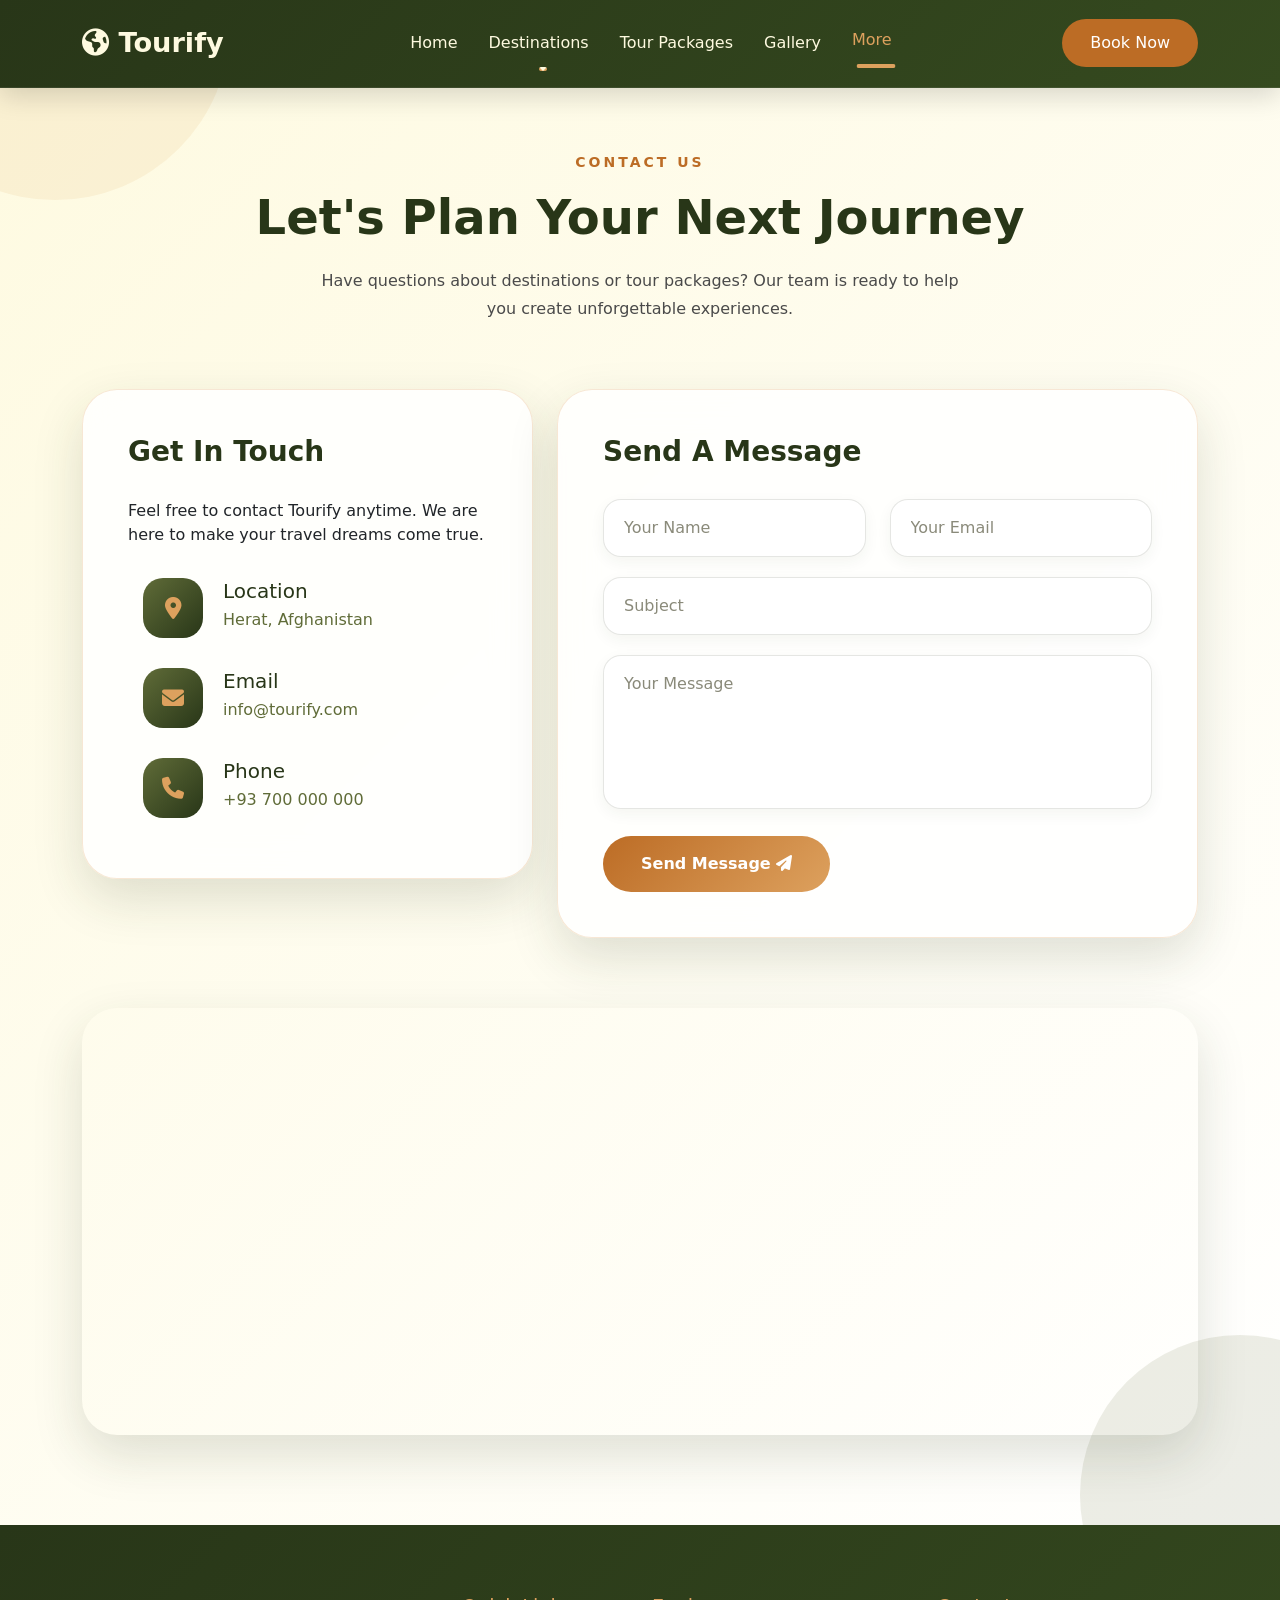
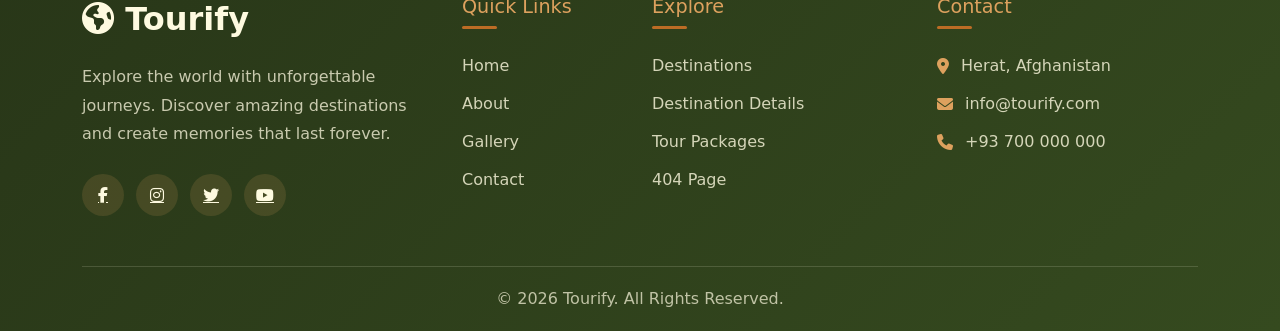
<file: Contact.html>
<!DOCTYPE html>
<html lang="en">

<head>
    <meta charset="UTF-8">
    <meta name="viewport" content="width=device-width, initial-scale=1.0">
    <link href="https://cdn.jsdelivr.net/npm/bootstrap@5.3.8/dist/css/bootstrap.min.css" rel="stylesheet"
        crossorigin="anonymous">
        <link rel="icon" type="image/png" href="./assets/logo.png">
    <link rel="stylesheet" href="https://cdnjs.cloudflare.com/ajax/libs/font-awesome/6.5.2/css/all.min.css">
    <link href="https://cdn.jsdelivr.net/npm/bootstrap-icons@1.11.3/font/bootstrap-icons.min.css" rel="stylesheet">
    <link rel="stylesheet" href="./CSS/desDetails.css">
    <link rel="stylesheet" href="./CSS/Contact.css">
    <title>Contact</title>
</head>

<body>
    <nav class="navbar navbar-expand-lg fixed-top custom-navbar">
        <div class="container">

            <a class="navbar-brand fw-bold" href="index.html">
                <i class="fa-solid fa-earth-americas"></i>
                Tourify
            </a>

            <button class="navbar-toggler border-0 shadow-none" type="button" data-bs-toggle="collapse"
                data-bs-target="#navbarNav">

                <span class="navbar-toggler-icon"></span>

            </button>

            <div class="collapse navbar-collapse" id="navbarNav">

                <ul class="navbar-nav mx-auto">

                    <li class="nav-item">
                        <a class="nav-link " href="index.html">Home</a>
                    </li>

                    <li class="nav-item dropdown">

                        <a class="nav-link dropdown-toggle" href="#" data-bs-toggle="dropdown">
                            Destinations
                        </a>

                        <ul class="dropdown-menu">

                            <li>
                                <a class="dropdown-item" href="Destinations.html">Destinations </a>
                            </li>

                            <li>
                                <a class="dropdown-item" href="DestinationsDetail.html">Destination Details</a>
                            </li>

                        </ul>
                    </li>

                    <li class="nav-item">
                        <a class="nav-link" href="TourPackages.html">Tour Packages </a>
                    </li>

                    <li class="nav-item">
                        <a class="nav-link" href="Gallery.html">Gallery </a>
                    </li>

                    <li class="nav-item dropdown">

                        <a class="nav-link dropdown-toggle active" data-bs-toggle="dropdown">

                            More

                        </a>

                        <ul class="dropdown-menu">

                            <li><a class="dropdown-item " href="About.html">About</a></li>
                            <li><a class="dropdown-item" href="Contact.html">Contact</a></li>
                        </ul>

                    </li>

                </ul>

                <a href="#" class="book-btn"> Book Now</a>
            </div>
        </div>
    </nav>
   




<section class="contact-section">

    <div class="container">

        <div class="contact-header">
            <span>Contact Us</span>
            <h1>Let's Plan Your Next Journey</h1>
            <p>
                Have questions about destinations or tour packages?
                Our team is ready to help you create unforgettable experiences.
            </p>
        </div>


        <div class="row g-4 align-items-stretch">


            <!-- Contact Info -->

            <div class="col-lg-5">

                <div class="contact-info-box">

                    <h3>Get In Touch</h3>

                    <p>
                        Feel free to contact Tourify anytime.
                        We are here to make your travel dreams come true.
                    </p>


                    <div class="info-item">

                        <div class="icon">
                            <i class="fa-solid fa-location-dot"></i>
                        </div>

                        <div>
                            <h5>Location</h5>
                            <p>Herat, Afghanistan</p>
                        </div>

                    </div>


                    <div class="info-item">

                        <div class="icon">
                            <i class="fa-solid fa-envelope"></i>
                        </div>

                        <div>
                            <h5>Email</h5>
                            <p>info@tourify.com</p>
                        </div>

                    </div>


                    <div class="info-item">

                        <div class="icon">
                            <i class="fa-solid fa-phone"></i>
                        </div>

                        <div>
                            <h5>Phone</h5>
                            <p>+93 700 000 000</p>
                        </div>

                    </div>


                </div>

            </div>



            <!-- Contact Form -->


            <div class="col-lg-7">

                <div class="contact-form-box">


                    <h3>Send A Message</h3>


                    <form>


                        <div class="row">


                            <div class="col-md-6">
                                <input type="text" placeholder="Your Name">
                            </div>


                            <div class="col-md-6">
                                <input type="email" placeholder="Your Email">
                            </div>


                        </div>



                        <input type="text" placeholder="Subject">


                        <textarea rows="5" placeholder="Your Message"></textarea>


                        <button type="submit">
                            Send Message
                            <i class="fa-solid fa-paper-plane"></i>
                        </button>


                    </form>


                </div>

            </div>


        </div>



        <!-- Map -->

        <div class="map-box">

            <iframe
            src="https://maps.google.com/maps?q=Herat%20Afghanistan&t=&z=13&ie=UTF8&iwloc=&output=embed">
            </iframe>

        </div>



    </div>


</section>








    <footer class="footer">
        <div class="container">
            <div class="row gy-4">
                <!-- Brand -->
                <div class="col-lg-4 col-md-6">
                    <a href="#" class="footer-brand">
                        <i class="fa-solid fa-earth-americas"></i>
                        Tourify
                    </a>

                    <p class="footer-text">
                        Explore the world with unforgettable journeys.
                        Discover amazing destinations and create memories
                        that last forever.
                    </p>


                    <div class="social-links">

                        <a href="#">
                            <i class="fa-brands fa-facebook-f"></i>
                        </a>

                        <a href="#">
                            <i class="fa-brands fa-instagram"></i>
                        </a>

                        <a href="#">
                            <i class="fa-brands fa-twitter"></i>
                        </a>

                        <a href="#">
                            <i class="fa-brands fa-youtube"></i>
                        </a>

                    </div>

                </div>


                <!-- Quick Links -->
                <div class="col-lg-2 col-md-6">

                    <h5>Quick Links</h5>

                    <ul>

                        <li>
                            <a href="index.html">Home</a>
                        </li>

                        <li>
                            <a href="about.html">About</a>
                        </li>

                        <li>
                            <a href="gallery.html">Gallery</a>
                        </li>

                        <li>
                            <a href="contact.html">Contact</a>
                        </li>

                    </ul>

                </div>


                <!-- Explore -->
                <div class="col-lg-3 col-md-6">

                    <h5>Explore</h5>

                    <ul>

                        <li>
                            <a href="destinations.html">
                                Destinations
                            </a>
                        </li>

                        <li>
                            <a href="destination-details.html">
                                Destination Details
                            </a>
                        </li>

                        <li>
                            <a href="tour-packages.html">
                                Tour Packages
                            </a>
                        </li>

                        <li>
                            <a href="404.html">
                                404 Page
                            </a>
                        </li>

                    </ul>

                </div>


                <!-- Contact -->
                <div class="col-lg-3 col-md-6">

                    <h5>Contact</h5>

                    <ul class="contact-info">

                        <li>
                            <i class="fa-solid fa-location-dot"></i>
                            Herat, Afghanistan
                        </li>

                        <li>
                            <i class="fa-solid fa-envelope"></i>
                            info@tourify.com
                        </li>

                        <li>
                            <i class="fa-solid fa-phone"></i>
                            +93 700 000 000
                        </li>
                    </ul>
                </div>
            </div>


            <div class="footer-bottom">
                <p>
                    © 2026 Tourify. All Rights Reserved.
                </p>

            </div>

        </div>
    </footer>

    <script src="https://cdn.jsdelivr.net/npm/bootstrap@5.3.8/dist/js/bootstrap.bundle.min.js"
        crossorigin="anonymous"></script>
</body>

</html>
</file>
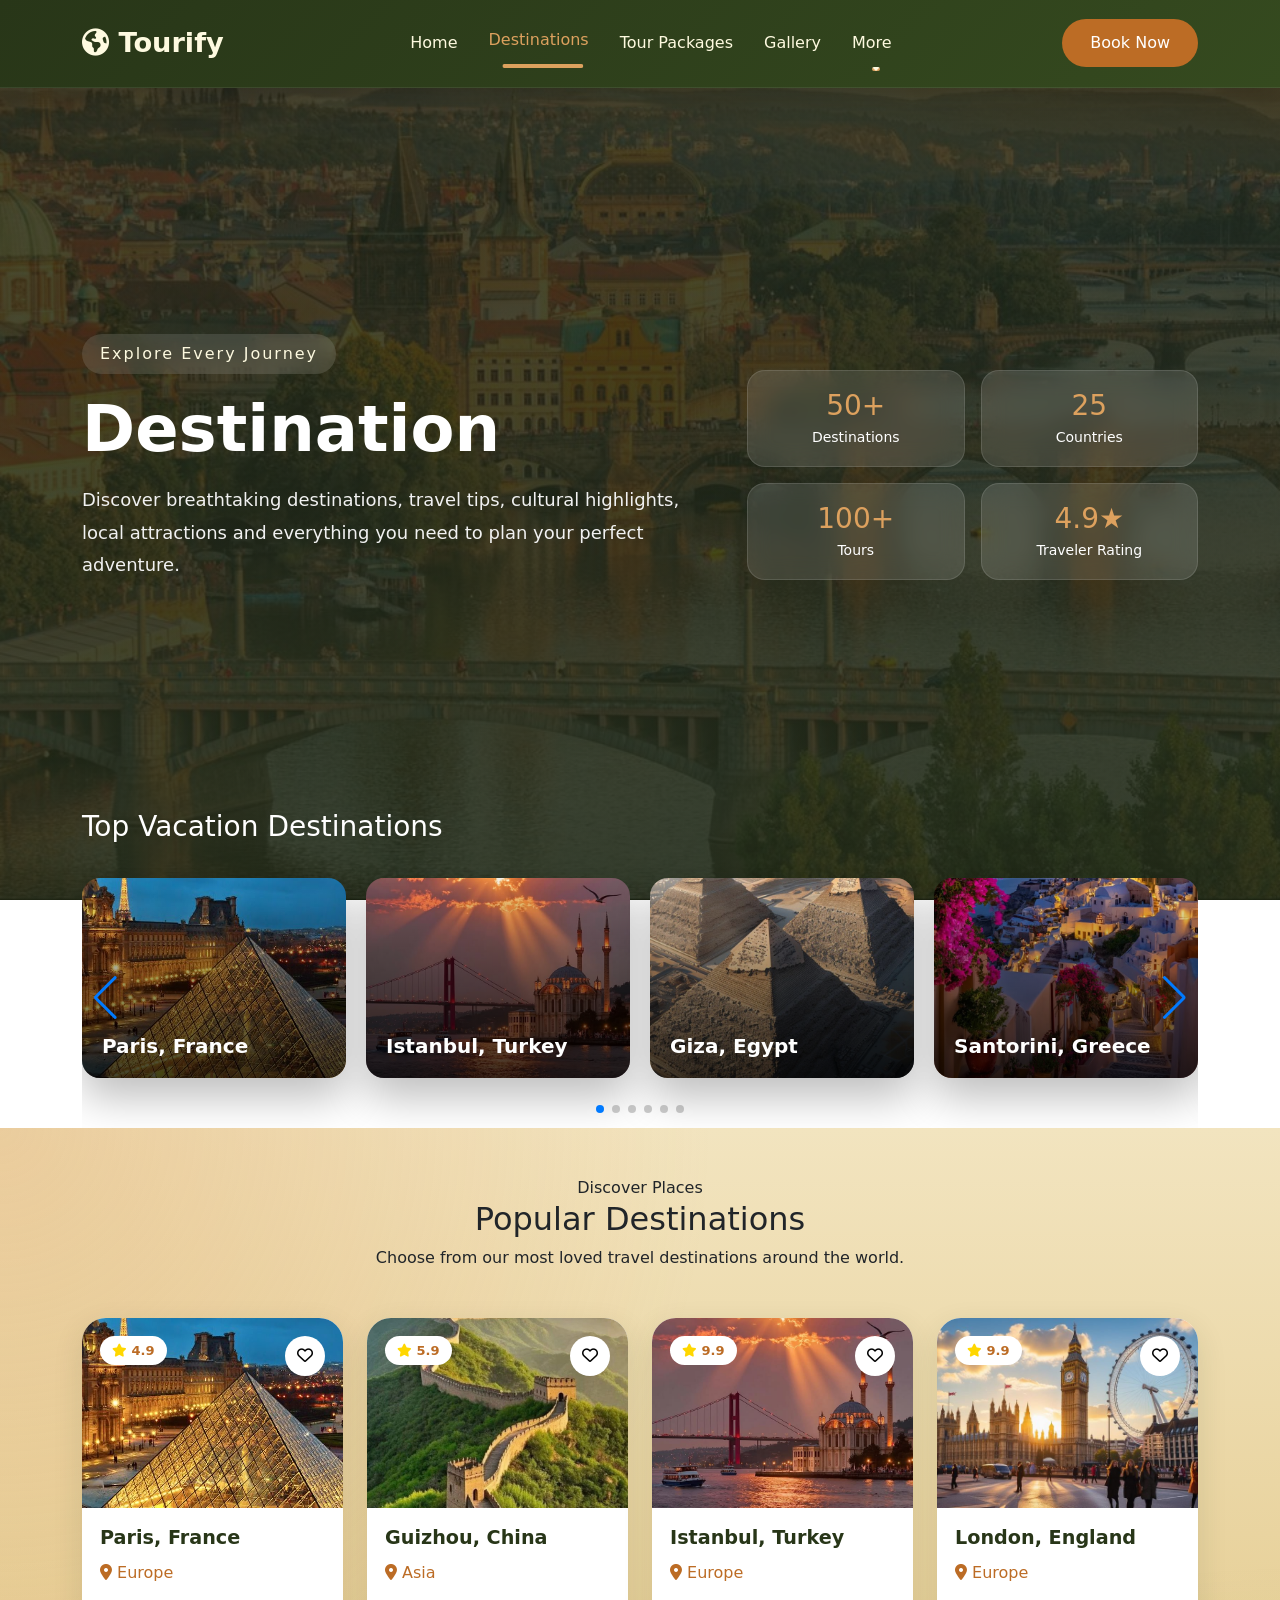
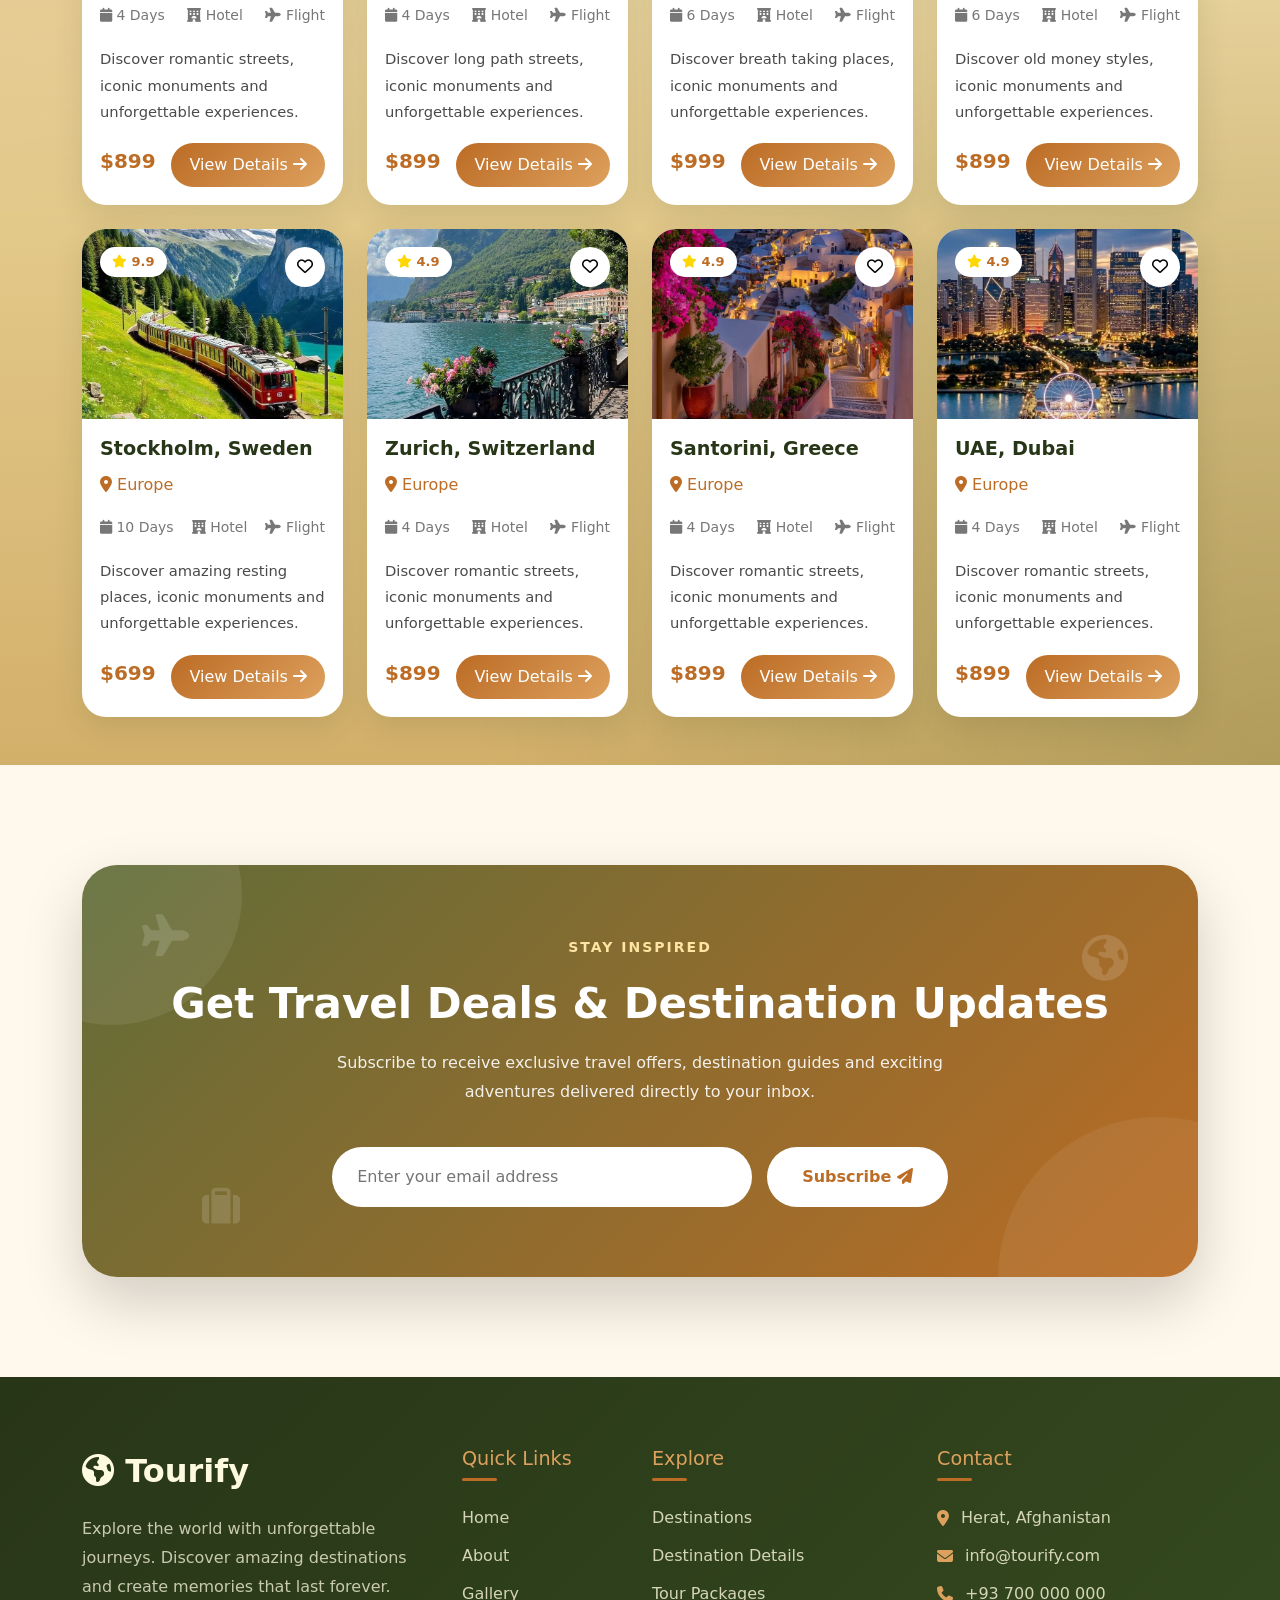
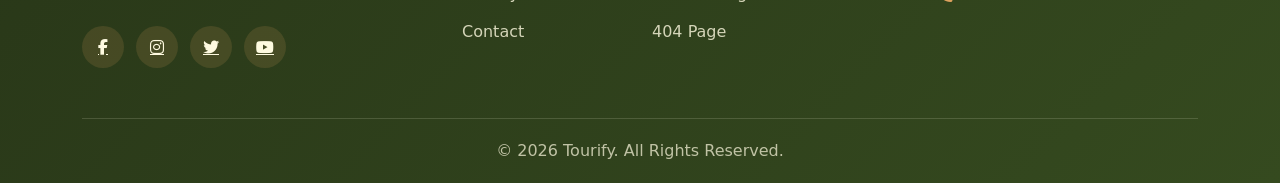
<file: Destinations.html>
<!DOCTYPE html>
<html lang="en">

<head>
    <meta charset="UTF-8">
    <meta name="viewport" content="width=device-width, initial-scale=1.0">
    <link href="https://cdn.jsdelivr.net/npm/bootstrap@5.3.8/dist/css/bootstrap.min.css" rel="stylesheet"
        crossorigin="anonymous">
        <link rel="icon" type="image/png" href="./assets/logo.png">
    <link rel="stylesheet" href="https://cdnjs.cloudflare.com/ajax/libs/font-awesome/6.5.2/css/all.min.css">
    <link rel="stylesheet" href="https://cdn.jsdelivr.net/npm/swiper@11/swiper-bundle.min.css">
    <link rel="stylesheet" href="./CSS/destinations.css">
    <title>Destinations</title>
</head>

<body>
    <nav class="navbar navbar-expand-lg fixed-top custom-navbar">
        <div class="container">

            <a class="navbar-brand fw-bold" href="index.html">
                <i class="fa-solid fa-earth-americas"></i>
                Tourify
            </a>

            <button class="navbar-toggler border-0 shadow-none" type="button" data-bs-toggle="collapse"
                data-bs-target="#navbarNav">

                <span class="navbar-toggler-icon"></span>

            </button>

            <div class="collapse navbar-collapse" id="navbarNav">

                <ul class="navbar-nav mx-auto">

                    <li class="nav-item">
                        <a class="nav-link " href="index.html">Home</a>
                    </li>

                    <li class="nav-item dropdown">

                        <a class="nav-link dropdown-toggle active" href="#" data-bs-toggle="dropdown">
                            Destinations
                        </a>

                        <ul class="dropdown-menu">

                            <li>
                                <a class="dropdown-item" href="Destinations.html">Destinations </a>
                            </li>

                            <li>
                                <a class="dropdown-item" href="DestinationsDetail.html">Destination Details</a>
                            </li>

                        </ul>
                    </li>

                    <li class="nav-item">
                        <a class="nav-link" href="TourPackages.html">Tour Packages </a>
                    </li>

                    <li class="nav-item">
                        <a class="nav-link" href="Gallery.html">Gallery </a>
                    </li>

                    <li class="nav-item dropdown">

                        <a class="nav-link dropdown-toggle" data-bs-toggle="dropdown">

                            More

                        </a>

                        <ul class="dropdown-menu">

                            <li><a class="dropdown-item" href="About.html">About</a></li>
                            <li><a class="dropdown-item" href="Contact.html">Contact</a></li>
                        </ul>

                    </li>

                </ul>

                <a href="#" class="book-btn"> Book Now</a>
            </div>
        </div>
    </nav>

    
    <section class="details-hero">
    <div class="hero-overlay"></div>
    <div class="container position-relative">
        <div class="row align-items-center gy-5">

            <!-- LEFT -->
            <div class="col-lg-7">
                <span class="hero-subtitle">
                    Explore Every Journey
                </span>

                <h1 class="hero-title">
                    Destination
                </h1>

                <p class="hero-text">
                    Discover breathtaking destinations, travel tips, cultural highlights,
                    local attractions and everything you need to plan your perfect adventure.
                </p>

              
            </div>

            <!-- RIGHT -->

            <div class="col-lg-5">
                <div class="hero-stats">
                    <div class="stat">
                        <h3>50+</h3>
                        <p>Destinations</p>
                    </div>

                    <div class="stat">
                        <h3>25</h3>
                        <p>Countries</p>
                    </div>

                    <div class="stat">
                        <h3>100+</h3>
                        <p>Tours</p>
                    </div>

                    <div class="stat">
                        <h3>4.9★</h3>
                        <p>Traveler Rating</p>
                    </div>
                </div>
            </div>
        </div>

    </div>
</section>
    <section class="featured-destinations">
        <div class="container">

            <h3 class="text-white mb-4">
                Top Vacation Destinations
            </h3>

            <div class="swiper destinationSwiper">

                <div class="swiper-wrapper">

                    <!-- Paris -->
                    <div class="swiper-slide">
                        <div class="destination-image">
                            <img src="./images/destinationsImages/paris.jfif" alt="Paris">
                            <div class="destination-overlay">
                                <h5>Paris, France</h5>
                            </div>
                        </div>
                    </div>

                    <!-- Istanbul -->
                    <div class="swiper-slide">
                        <div class="destination-image">
                            <img src="./images/destinationsImages/İstanbul.jfif" alt="Istanbul">
                            <div class="destination-overlay">
                                <h5>Istanbul, Turkey</h5>
                            </div>
                        </div>
                    </div>

                    <!-- Egypt -->
                    <div class="swiper-slide">
                        <div class="destination-image">
                            <img src="./images/destinationsImages/Giza-Egypt.jfif" alt="Giza">
                            <div class="destination-overlay">
                                <h5>Giza, Egypt</h5>
                            </div>
                        </div>
                    </div>

                    <!-- Greece -->
                    <div class="swiper-slide">
                        <div class="destination-image">
                            <img src="./images/destinationsImages/greece.jfif" alt="Santorini">
                            <div class="destination-overlay">
                                <h5>Santorini, Greece</h5>
                            </div>
                        </div>
                    </div>

                    <!-- Switzerland -->
                    <div class="swiper-slide">
                        <div class="destination-image">
                            <img src="./images/destinationsImages/zurich.jfif" alt="Zurich">
                            <div class="destination-overlay">
                                <h5>Zurich, Switzerland</h5>
                            </div>
                        </div>
                    </div>

                    <!-- China -->
                    <div class="swiper-slide">
                        <div class="destination-image">
                            <img src="./images/destinationsImages/china.jfif" alt="Guizhou">
                            <div class="destination-overlay">
                                <h5>Guizhou, China</h5>
                            </div>
                        </div>
                    </div>

                </div>

                <!-- Navigation -->
                <div class="swiper-button-prev"></div>
                <div class="swiper-button-next"></div>

                <!-- Pagination -->
                <div class="swiper-pagination"></div>

            </div>

        </div>
    </section>


    <section class="destinations-section py-5">

        <div class="plane plane1">
            <i class="fa-solid fa-plane"></i>
        </div>

        <div class="plane plane2">
            <i class="fa-solid fa-plane"></i>
        </div>

        <div class="plane plane3">
            <i class="fa-solid fa-plane"></i>
        </div>
        <div class="plane plane4">
    <i class="fa-solid fa-plane"></i>
</div>

<div class="plane plane5">
    <i class="fa-solid fa-plane"></i>
</div>
        <div class="container">

            <div class="section-title text-center mb-5">
                <span>Discover Places</span>
                <h2>Popular Destinations</h2>
                <p>Choose from our most loved travel destinations around the world.</p>
            </div>

            <div class="row g-4">

                <!-- Card -->
                <div class="col-xl-3 col-lg-4 col-md-6">
                    <div class="destination-card">
                        <div class="destination-img">
                            <img src="./images/destinationsImages/paris.jfif" alt="">
                            <span class="rating">
                                <i class="fa-solid fa-star"></i>
                                4.9
                            </span>
                            <button class="favorite">
                                <i class="fa-regular fa-heart"></i>
                            </button>

                        </div>
                        <div class="destination-content">
                            <h4>Paris, France</h4>
                            <p class="location">
                                <i class="fa-solid fa-location-dot"></i>
                                Europe
                            </p>

                            <div class="trip-info">

                                <span>
                                    <i class="fa-solid fa-calendar"></i>
                                    4 Days
                                </span>

                                <span>
                                    <i class="fa-solid fa-hotel"></i>
                                    Hotel
                                </span>

                                <span>
                                    <i class="fa-solid fa-plane"></i>
                                    Flight
                                </span>

                            </div>

                            <p class="description">
                                Discover romantic streets, iconic monuments and unforgettable experiences.
                            </p>

                            <div class="card-footer">

                                <div>
                                    <h5>$899</h5>
                                </div>

                                <a href="DestinationsDetail.html" class="details-btn">

                                    View Details

                                    <i class="fa-solid fa-arrow-right"></i>

                                </a>

                            </div>
                        </div>
                    </div>
                </div>
                <div class="col-xl-3 col-lg-4 col-md-6">
                    <div class="destination-card">
                        <div class="destination-img">
                            <img src="./images/destinationsImages/china.jfif" alt="">
                            <span class="rating">
                                <i class="fa-solid fa-star"></i>
                                5.9
                            </span>
                            <button class="favorite">
                                <i class="fa-regular fa-heart"></i>
                            </button>

                        </div>
                        <div class="destination-content">
                            <h4>Guizhou, China</h4>
                            <p class="location">
                                <i class="fa-solid fa-location-dot"></i>
                                Asia
                            </p>

                            <div class="trip-info">

                                <span>
                                    <i class="fa-solid fa-calendar"></i>
                                    4 Days
                                </span>

                                <span>
                                    <i class="fa-solid fa-hotel"></i>
                                    Hotel
                                </span>

                                <span>
                                    <i class="fa-solid fa-plane"></i>
                                    Flight
                                </span>

                            </div>

                            <p class="description">
                                Discover long path streets, iconic monuments and unforgettable experiences.
                            </p>

                            <div class="card-footer">

                                <div>
                                  
                                    <h5>$899</h5>
                                </div>

                                <a href="DestinationsDetail.html" class="details-btn">

                                    View Details

                                    <i class="fa-solid fa-arrow-right"></i>

                                </a>

                            </div>
                        </div>
                    </div>
                </div>
               <div class="col-xl-3 col-lg-4 col-md-6">
                    <div class="destination-card">
                        <div class="destination-img">
                            <img src="./images/destinationsImages/İstanbul.jfif" alt="">
                            <span class="rating">
                                <i class="fa-solid fa-star"></i>
                                9.9
                            </span>
                            <button class="favorite">
                                <i class="fa-regular fa-heart"></i>
                            </button>

                        </div>
                        <div class="destination-content">
                            <h4>Istanbul, Turkey</h4>
                            <p class="location">
                                <i class="fa-solid fa-location-dot"></i>
                                Europe
                            </p>

                            <div class="trip-info">

                                <span>
                                    <i class="fa-solid fa-calendar"></i>
                                    6 Days
                                </span>

                                <span>
                                    <i class="fa-solid fa-hotel"></i>
                                    Hotel
                                </span>

                                <span>
                                    <i class="fa-solid fa-plane"></i>
                                    Flight
                                </span>

                            </div>

                            <p class="description">
                                Discover breath taking places, iconic monuments and unforgettable experiences.
                            </p>

                            <div class="card-footer">

                                <div>

                                    <h5>$999</h5>
                                </div>

                                <a href="DestinationsDetail.html" class="details-btn">
                                    View Details
                                    <i class="fa-solid fa-arrow-right"></i>

                                </a>
                            </div>
                        </div>
                    </div>
                </div>
              <div class="col-xl-3 col-lg-4 col-md-6">
                    <div class="destination-card">
                        <div class="destination-img">
                            <img src="./images/destinationsImages/london.jpg" alt="">
                            <span class="rating">
                                <i class="fa-solid fa-star"></i>
                                9.9
                            </span>
                            <button class="favorite">
                                <i class="fa-regular fa-heart"></i>
                            </button>

                        </div>
                        <div class="destination-content">
                            <h4>London, England</h4>
                            <p class="location">
                                <i class="fa-solid fa-location-dot"></i>
                                Europe
                            </p>

                            <div class="trip-info">

                                <span>
                                    <i class="fa-solid fa-calendar"></i>
                                    6 Days
                                </span>

                                <span>
                                    <i class="fa-solid fa-hotel"></i>
                                    Hotel
                                </span>

                                <span>
                                    <i class="fa-solid fa-plane"></i>
                                    Flight
                                </span>

                            </div>

                            <p class="description">
                                Discover old money styles, iconic monuments and unforgettable experiences.
                            </p>

                            <div class="card-footer">

                                <div>
                                    <h5>$899</h5>
                                </div>

                                <a href="DestinationsDetail.html" class="details-btn">
                                    View Details
                                    <i class="fa-solid fa-arrow-right"></i>

                                </a>
                            </div>
                        </div>
                    </div>
                </div>
                <div class="col-xl-3 col-lg-4 col-md-6">
                    <div class="destination-card">
                        <div class="destination-img">
                            <img src="./images/destinationsImages/sweden.jfif" alt="">
                            <span class="rating">
                                <i class="fa-solid fa-star"></i>
                                9.9
                            </span>
                            <button class="favorite">
                                <i class="fa-regular fa-heart"></i>
                            </button>

                        </div>
                        <div class="destination-content">
                            <h4>Stockholm, Sweden</h4>
                            <p class="location">
                                <i class="fa-solid fa-location-dot"></i>
                                Europe
                            </p>

                            <div class="trip-info">

                                <span>
                                    <i class="fa-solid fa-calendar"></i>
                                    10 Days
                                </span>

                                <span>
                                    <i class="fa-solid fa-hotel"></i>
                                    Hotel
                                </span>

                                <span>
                                    <i class="fa-solid fa-plane"></i>
                                    Flight
                                </span>

                            </div>

                            <p class="description">
                                Discover amazing resting places, iconic monuments and unforgettable experiences.
                            </p>

                            <div class="card-footer">

                                <div>
                                    <h5>$699</h5>
                                </div>

                                <a href="DestinationsDetail.html" class="details-btn">
                                    View Details
                                    <i class="fa-solid fa-arrow-right"></i>

                                </a>
                            </div>
                        </div>
                    </div>
                </div>
                  <div class="col-xl-3 col-lg-4 col-md-6">
                    <div class="destination-card">
                        <div class="destination-img">
                            <img src="./images/destinationsImages/zurich.jfif" alt="">
                            <span class="rating">
                                <i class="fa-solid fa-star"></i>
                                4.9
                            </span>
                            <button class="favorite">
                                <i class="fa-regular fa-heart"></i>
                            </button>

                        </div>
                        <div class="destination-content">
                            <h4>Zurich, Switzerland</h4>
                            <p class="location">
                                <i class="fa-solid fa-location-dot"></i>
                                Europe
                            </p>

                            <div class="trip-info">

                                <span>
                                    <i class="fa-solid fa-calendar"></i>
                                    4 Days
                                </span>

                                <span>
                                    <i class="fa-solid fa-hotel"></i>
                                    Hotel
                                </span>

                                <span>
                                    <i class="fa-solid fa-plane"></i>
                                    Flight
                                </span>

                            </div>

                            <p class="description">
                                Discover romantic streets, iconic monuments and unforgettable experiences.
                            </p>

                            <div class="card-footer">

                                <div>
                                    <h5>$899</h5>
                                </div>

                                <a href="DestinationsDetail.html" class="details-btn">

                                    View Details

                                    <i class="fa-solid fa-arrow-right"></i>

                                </a>

                            </div>
                        </div>
                    </div>
                </div>
                   <div class="col-xl-3 col-lg-4 col-md-6">
                    <div class="destination-card">
                        <div class="destination-img">
                            <img src="./images/destinationsImages/greece.jfif" alt="">
                            <span class="rating">
                                <i class="fa-solid fa-star"></i>
                                4.9
                            </span>
                            <button class="favorite">
                                <i class="fa-regular fa-heart"></i>
                            </button>

                        </div>
                        <div class="destination-content">
                            <h4>Santorini, Greece</h4>
                            <p class="location">
                                <i class="fa-solid fa-location-dot"></i>
                                Europe
                            </p>

                            <div class="trip-info">

                                <span>
                                    <i class="fa-solid fa-calendar"></i>
                                    4 Days
                                </span>

                                <span>
                                    <i class="fa-solid fa-hotel"></i>
                                    Hotel
                                </span>

                                <span>
                                    <i class="fa-solid fa-plane"></i>
                                    Flight
                                </span>

                            </div>

                            <p class="description">
                                Discover romantic streets, iconic monuments and unforgettable experiences.
                            </p>

                            <div class="card-footer">

                                <div>
                                    <h5>$899</h5>
                                </div>

                                <a href="DestinationsDetail.html" class="details-btn">

                                    View Details

                                    <i class="fa-solid fa-arrow-right"></i>

                                </a>

                            </div>
                        </div>
                    </div>
                </div>
                  <div class="col-xl-3 col-lg-4 col-md-6">
                    <div class="destination-card">
                        <div class="destination-img">
                            <img src="./images/destinationsImages/Dubai.jfif" alt="">
                            <span class="rating">
                                <i class="fa-solid fa-star"></i>
                                4.9
                            </span>
                            <button class="favorite">
                                <i class="fa-regular fa-heart"></i>
                            </button>

                        </div>
                        <div class="destination-content">
                            <h4>UAE, Dubai</h4>
                            <p class="location">
                                <i class="fa-solid fa-location-dot"></i>
                                Europe
                            </p>

                            <div class="trip-info">

                                <span>
                                    <i class="fa-solid fa-calendar"></i>
                                    4 Days
                                </span>

                                <span>
                                    <i class="fa-solid fa-hotel"></i>
                                    Hotel
                                </span>

                                <span>
                                    <i class="fa-solid fa-plane"></i>
                                    Flight
                                </span>

                            </div>

                            <p class="description">
                                Discover romantic streets, iconic monuments and unforgettable experiences.
                            </p>

                            <div class="card-footer">

                                <div>
                                    <h5>$899</h5>
                                </div>

                                <a href="DestinationsDetail.html" class="details-btn">

                                    View Details

                                    <i class="fa-solid fa-arrow-right"></i>

                                </a>

                            </div>
                        </div>
                    </div>
                </div>
            </div>
        </div>
    </section>

    <section class="newsletter-section">

    <div class="container">

        <div class="newsletter-box">

            <div class="travel-icon plane-one">
                <i class="fa-solid fa-plane"></i>
            </div>

            <div class="travel-icon globe">
                <i class="fa-solid fa-earth-americas"></i>
            </div>

            <div class="travel-icon suitcase">
                <i class="fa-solid fa-suitcase"></i>
            </div>

            <span class="newsletter-subtitle">
                Stay Inspired
            </span>

            <h2>
                Get Travel Deals & Destination Updates
            </h2>

            <p>
                Subscribe to receive exclusive travel offers,
                destination guides and exciting adventures delivered
                directly to your inbox.
            </p>

            <form class="newsletter-form">

                <input
                    type="email"
                    placeholder="Enter your email address">

                <button type="submit">

                    Subscribe

                    <i class="fa-solid fa-paper-plane"></i>

                </button>

            </form>

        </div>

    </div>

</section>

    <footer class="footer">
        <div class="container">
            <div class="row gy-4">
                <!-- Brand -->
                <div class="col-lg-4 col-md-6">
                    <a href="#" class="footer-brand">
                        <i class="fa-solid fa-earth-americas"></i>
                        Tourify
                    </a>

                    <p class="footer-text">
                        Explore the world with unforgettable journeys.
                        Discover amazing destinations and create memories
                        that last forever.
                    </p>


                    <div class="social-links">

                        <a href="#">
                            <i class="fa-brands fa-facebook-f"></i>
                        </a>

                        <a href="#">
                            <i class="fa-brands fa-instagram"></i>
                        </a>

                        <a href="#">
                            <i class="fa-brands fa-twitter"></i>
                        </a>

                        <a href="#">
                            <i class="fa-brands fa-youtube"></i>
                        </a>

                    </div>

                </div>


                <!-- Quick Links -->
                <div class="col-lg-2 col-md-6">

                    <h5>Quick Links</h5>

                    <ul>

                        <li>
                            <a href="index.html">Home</a>
                        </li>

                        <li>
                            <a href="about.html">About</a>
                        </li>

                        <li>
                            <a href="gallery.html">Gallery</a>
                        </li>

                        <li>
                            <a href="contact.html">Contact</a>
                        </li>

                    </ul>

                </div>


                <!-- Explore -->
                <div class="col-lg-3 col-md-6">

                    <h5>Explore</h5>

                    <ul>

                        <li>
                            <a href="destinations.html">
                                Destinations
                            </a>
                        </li>

                        <li>
                            <a href="destination-details.html">
                                Destination Details
                            </a>
                        </li>

                        <li>
                            <a href="tour-packages.html">
                                Tour Packages
                            </a>
                        </li>

                        <li>
                            <a href="404.html">
                                404 Page
                            </a>
                        </li>

                    </ul>

                </div>


                <!-- Contact -->
                <div class="col-lg-3 col-md-6">

                    <h5>Contact</h5>

                    <ul class="contact-info">

                        <li>
                            <i class="fa-solid fa-location-dot"></i>
                            Herat, Afghanistan
                        </li>

                        <li>
                            <i class="fa-solid fa-envelope"></i>
                            info@tourify.com
                        </li>

                        <li>
                            <i class="fa-solid fa-phone"></i>
                            +93 700 000 000
                        </li>
                    </ul>
                </div>
            </div>


            <div class="footer-bottom">
                <p>
                    © 2026 Tourify. All Rights Reserved.
                </p>

            </div>

        </div>
    </footer>

    <script src="https://cdn.jsdelivr.net/npm/bootstrap@5.3.8/dist/js/bootstrap.bundle.min.js"
        crossorigin="anonymous"></script>
    <script src="https://cdn.jsdelivr.net/npm/swiper@11/swiper-bundle.min.js"></script>
    <script>
        const swiper = new Swiper(".destinationSwiper", {
            slidesPerView: 4,
            spaceBetween: 20,
            loop: true,

            autoplay: {
                delay: 2500,
                disableOnInteraction: false,
            },

            navigation: {
                nextEl: ".swiper-button-next",
                prevEl: ".swiper-button-prev",
            },

            pagination: {
                el: ".swiper-pagination",
                clickable: true,
            },

            breakpoints: {
                0: {
                    slidesPerView: 1.2,
                },
                576: {
                    slidesPerView: 2,
                },
                992: {
                    slidesPerView: 4,
                },
            },
        });
    </script>
</body>

</html>
</file>
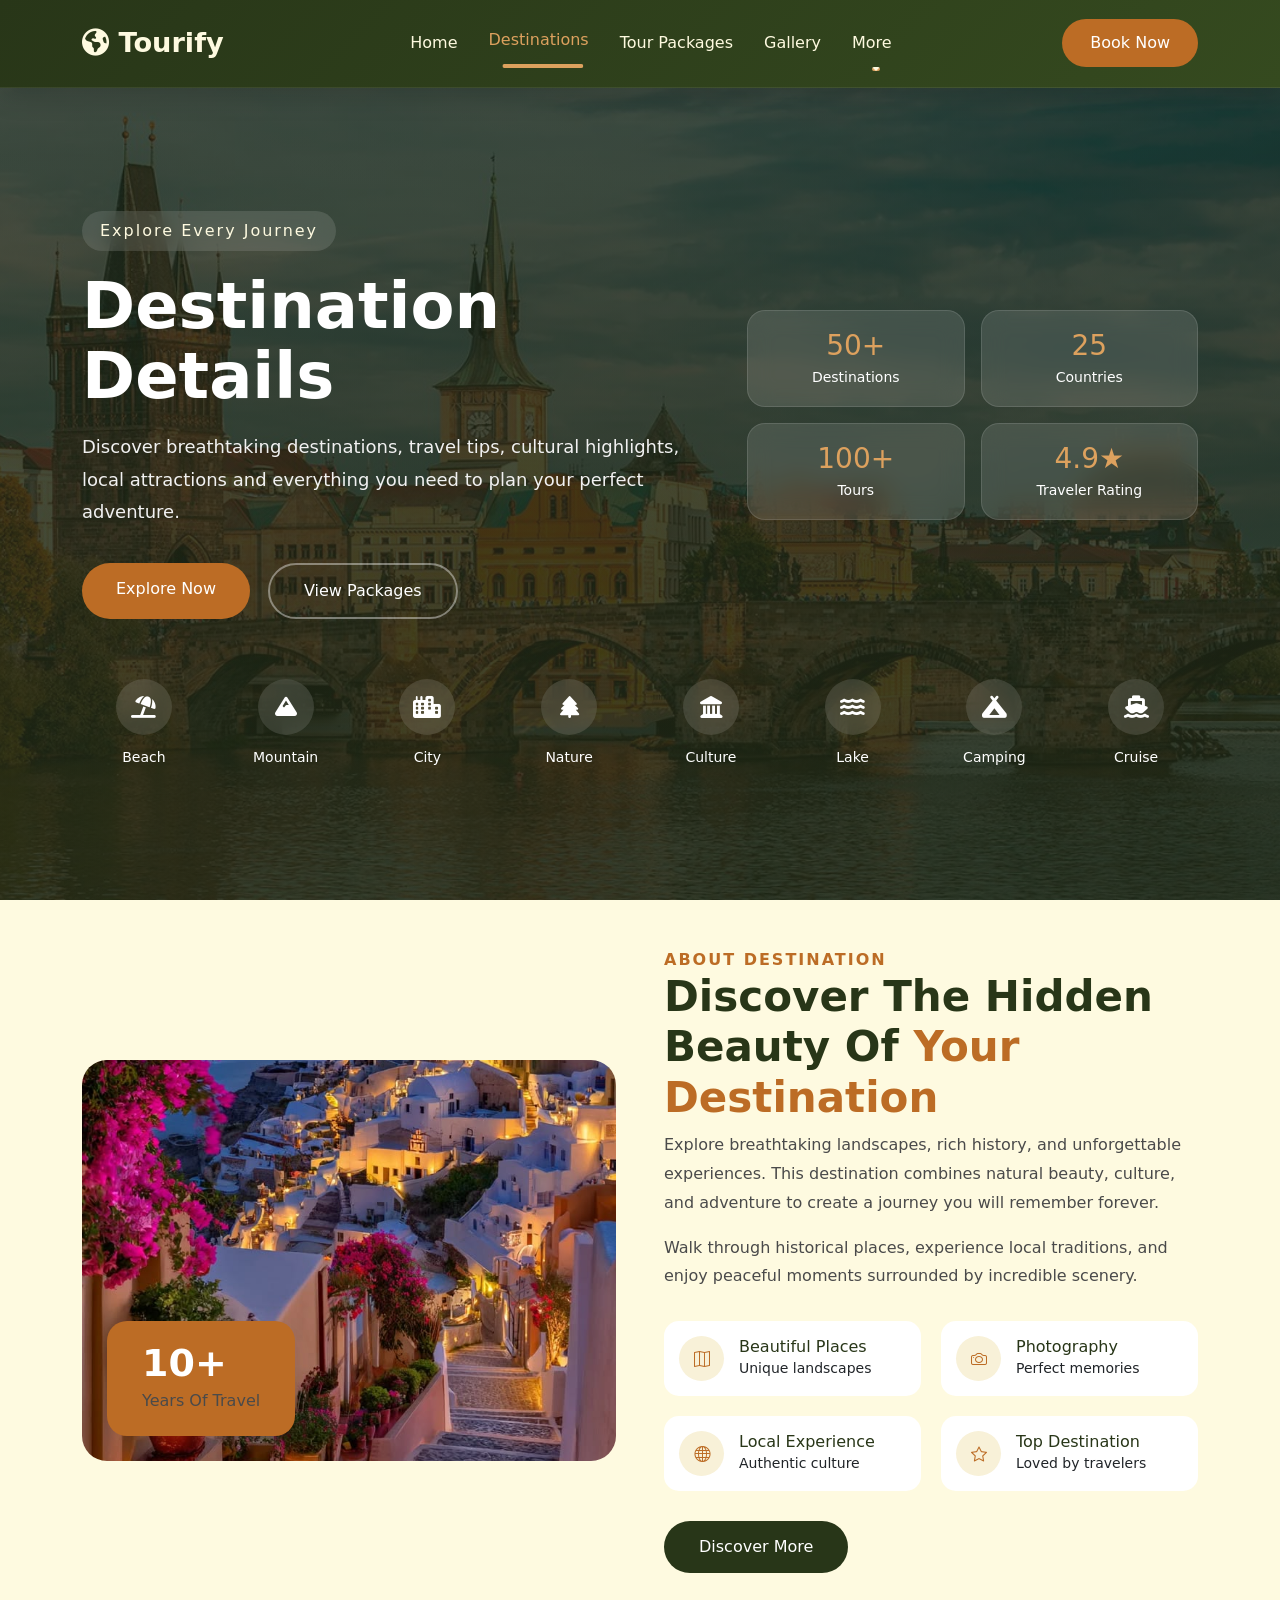
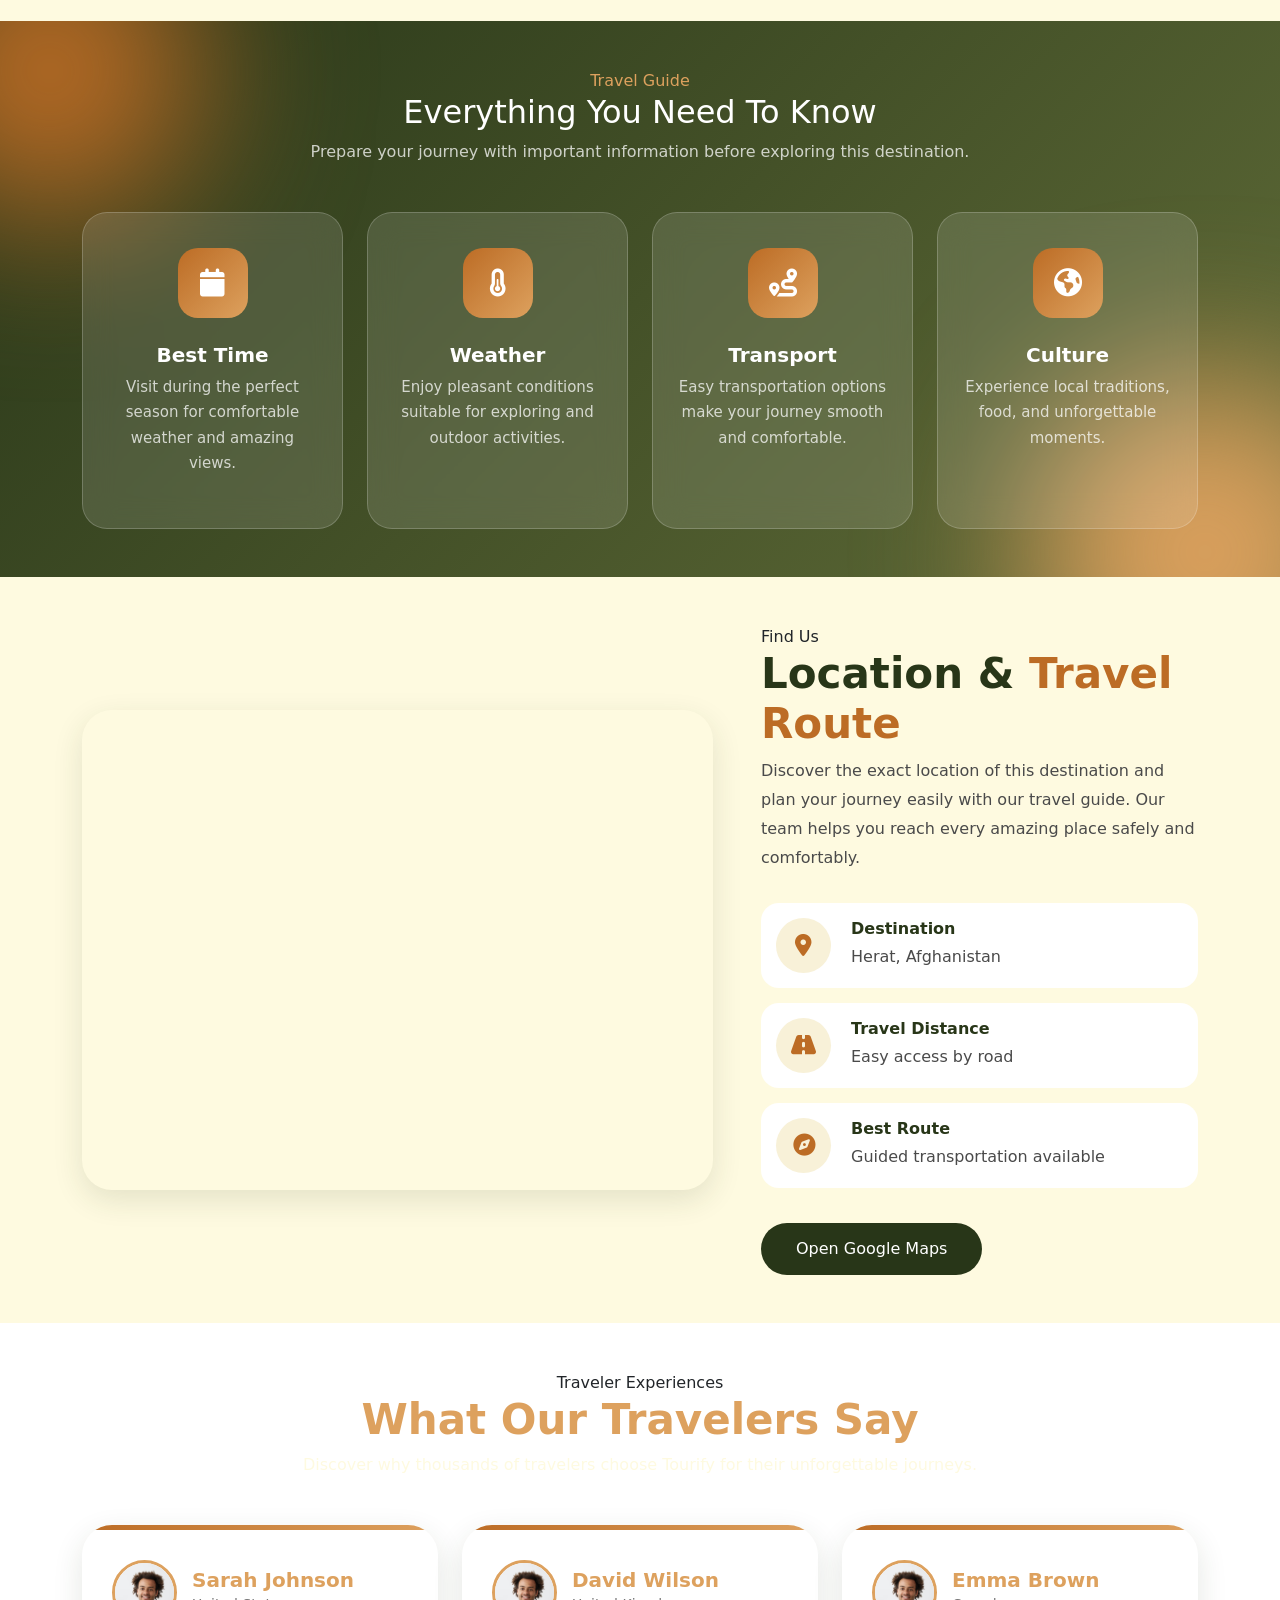
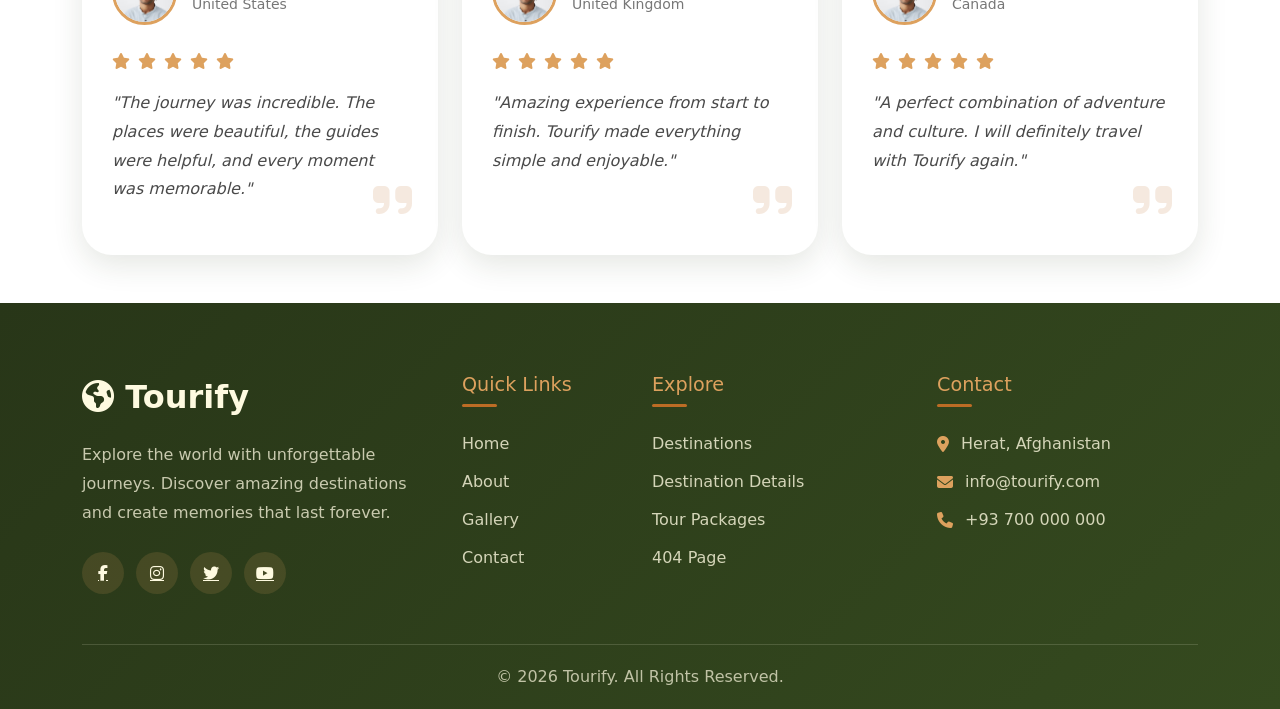
<file: DestinationsDetail.html>
<!DOCTYPE html>
<html lang="en">

<head>
    <meta charset="UTF-8">
    <meta name="viewport" content="width=device-width, initial-scale=1.0">
    <link href="https://cdn.jsdelivr.net/npm/bootstrap@5.3.8/dist/css/bootstrap.min.css" rel="stylesheet"
        crossorigin="anonymous">
        <link rel="icon" type="image/png" href="./assets/logo.png">
    <link rel="stylesheet" href="https://cdnjs.cloudflare.com/ajax/libs/font-awesome/6.5.2/css/all.min.css">
    <link href="https://cdn.jsdelivr.net/npm/bootstrap-icons@1.11.3/font/bootstrap-icons.min.css" rel="stylesheet">
    <link rel="stylesheet" href="./CSS/desDetails.css">
    <title>Destination Details</title>
</head>

<body>
    <nav class="navbar navbar-expand-lg fixed-top custom-navbar">
        <div class="container">

            <a class="navbar-brand fw-bold" href="index.html">
                <i class="fa-solid fa-earth-americas"></i>
                Tourify
            </a>

            <button class="navbar-toggler border-0 shadow-none" type="button" data-bs-toggle="collapse"
                data-bs-target="#navbarNav">

                <span class="navbar-toggler-icon"></span>

            </button>

            <div class="collapse navbar-collapse" id="navbarNav">

                <ul class="navbar-nav mx-auto">

                    <li class="nav-item">
                        <a class="nav-link " href="index.html">Home</a>
                    </li>

                    <li class="nav-item dropdown">

                        <a class="nav-link dropdown-toggle active" href="#" data-bs-toggle="dropdown">
                            Destinations
                        </a>

                        <ul class="dropdown-menu">

                            <li>
                                <a class="dropdown-item" href="Destinations.html">Destinations </a>
                            </li>

                            <li>
                                <a class="dropdown-item" href="DestinationsDetail.html">Destination Details</a>
                            </li>

                        </ul>
                    </li>

                    <li class="nav-item">
                        <a class="nav-link" href="TourPackages.html">Tour Packages </a>
                    </li>

                    <li class="nav-item">
                        <a class="nav-link" href="Gallery.html">Gallery </a>
                    </li>

                    <li class="nav-item dropdown">

                        <a class="nav-link dropdown-toggle" data-bs-toggle="dropdown">

                            More

                        </a>

                        <ul class="dropdown-menu">

                            <li><a class="dropdown-item" href="About.html">About</a></li>
                            <li><a class="dropdown-item" href="Contact.html">Contact</a></li>
                        </ul>

                    </li>

                </ul>

                <a href="#" class="book-btn"> Book Now</a>
            </div>
        </div>
    </nav>

    <section class="details-hero">
        <div class="hero-overlay"></div>
        <div class="container position-relative">
            <div class="row align-items-center gy-5">

                <!-- LEFT -->
                <div class="col-lg-7">
                    <span class="hero-subtitle">
                        Explore Every Journey
                    </span>

                    <h1 class="hero-title">
                        Destination Details
                    </h1>

                    <p class="hero-text">
                        Discover breathtaking destinations, travel tips, cultural highlights,
                        local attractions and everything you need to plan your perfect adventure.
                    </p>

                    <div class="hero-buttons">

                        <a href="Contact.html" class="hero-btn">Explore Now</a>

                        <a href="TourPackages.html" class="outline-btn">View Packages</a>

                    </div>
                </div>

                <!-- RIGHT -->

                <div class="col-lg-5">
                    <div class="hero-stats">
                        <div class="stat">
                            <h3>50+</h3>
                            <p>Destinations</p>
                        </div>

                        <div class="stat">
                            <h3>25</h3>
                            <p>Countries</p>
                        </div>

                        <div class="stat">
                            <h3>100+</h3>
                            <p>Tours</p>
                        </div>

                        <div class="stat">
                            <h3>4.9★</h3>
                            <p>Traveler Rating</p>
                        </div>
                    </div>
                </div>
            </div>

            <!-- Categories -->

            <div class="hero-categories">

                <div class="category">
                    <i class="fa-solid fa-umbrella-beach"></i>
                    <span>Beach</span>
                </div>

                <div class="category">
                    <i class="fa-solid fa-mountain"></i>
                    <span>Mountain</span>
                </div>

                <div class="category">
                    <i class="fa-solid fa-city"></i>
                    <span>City</span>
                </div>

                <div class="category">
                    <i class="fa-solid fa-tree"></i>
                    <span>Nature</span>
                </div>

                <div class="category">
                    <i class="fa-solid fa-landmark"></i>
                    <span>Culture</span>
                </div>

                <div class="category">
                    <i class="fa-solid fa-water"></i>
                    <span>Lake</span>
                </div>

                <div class="category">
                    <i class="fa-solid fa-campground"></i>
                    <span>Camping</span>
                </div>

                <div class="category">
                    <i class="fa-solid fa-ship"></i>
                    <span>Cruise</span>
                </div>

            </div>
        </div>
    </section>

    <section class="about-destination py-5">
        <div class="container">
            <div class="row align-items-center g-5">
                <!-- Image -->
                <div class="col-lg-6 reveal-left">
                    <div class="about-image">
                        <img src="./images/destinationsImages/greece.jfif" alt="Destination"
                            class="img-fluid rounded-4">
                        <div class="experience-card">
                            <h3>10+</h3>
                            <p>Years Of Travel</p>
                        </div>
                    </div>
                </div>

                <!-- Content -->
                <div class="col-lg-6 reveal-right">

                    <span class="about-label">
                        About Destination
                    </span>

                    <h2>
                        Discover The Hidden Beauty Of
                        <span>Your Destination</span>
                    </h2>

                    <p>
                        Explore breathtaking landscapes, rich history,
                        and unforgettable experiences. This destination
                        combines natural beauty, culture, and adventure
                        to create a journey you will remember forever.
                    </p>

                    <p>
                        Walk through historical places, experience local
                        traditions, and enjoy peaceful moments surrounded
                        by incredible scenery.
                    </p>

                    <div class="features">

                        <div class="feature-item">
                            <i class="bi bi-map"></i>
                            <div>
                                <h6>Beautiful Places</h6>
                                <small>Unique landscapes</small>
                            </div>
                        </div>


                        <div class="feature-item">
                            <i class="bi bi-camera"></i>
                            <div>
                                <h6>Photography</h6>
                                <small>Perfect memories</small>
                            </div>
                        </div>


                        <div class="feature-item">
                            <i class="bi bi-globe"></i>
                            <div>
                                <h6>Local Experience</h6>
                                <small>Authentic culture</small>
                            </div>
                        </div>


                        <div class="feature-item">
                            <i class="bi bi-star"></i>
                            <div>
                                <h6>Top Destination</h6>
                                <small>Loved by travelers</small>
                            </div>
                        </div>

                    </div>


                    <a href="#" class="tour-btn">
                        Discover More
                    </a>


                </div>

            </div>

        </div>

    </section>

    <!-- Travel Information Section -->
    <section class="travel-information py-5">
        <div class="travel-shape shape-one"></div>
        <div class="travel-shape shape-two"></div>
        <div class="container position-relative">
            <div class="section-header text-center mb-5 reveal-up">
                <span class="section-label">
                    Travel Guide
                </span>

                <h2>
                    Everything You Need To Know
                </h2>

                <p>
                    Prepare your journey with important information before exploring this destination.
                </p>

            </div>



            <div class="row g-4">


                <div class="col-lg-3 col-md-6">

                    <div class="travel-modern-card reveal-up">

                        <div class="travel-icon">
                            <i class="fa-solid fa-calendar"></i>
                        </div>

                        <h5>
                            Best Time
                        </h5>

                        <p>
                            Visit during the perfect season for comfortable weather and amazing views.
                        </p>

                    </div>

                </div>



                <div class="col-lg-3 col-md-6">

                    <div class="travel-modern-card reveal-up">

                        <div class="travel-icon">
                            <i class="fa-solid fa-temperature-half"></i>
                        </div>

                        <h5>
                            Weather
                        </h5>

                        <p>
                            Enjoy pleasant conditions suitable for exploring and outdoor activities.
                        </p>

                    </div>

                </div>



                <div class="col-lg-3 col-md-6">

                    <div class="travel-modern-card reveal-up">

                        <div class="travel-icon">
                            <i class="fa-solid fa-route"></i>
                        </div>

                        <h5>
                            Transport
                        </h5>

                        <p>
                            Easy transportation options make your journey smooth and comfortable.
                        </p>

                    </div>

                </div>



                <div class="col-lg-3 col-md-6">

                    <div class="travel-modern-card reveal-up">

                        <div class="travel-icon">
                            <i class="fa-solid fa-earth-americas"></i>
                        </div>

                        <h5>
                            Culture
                        </h5>

                        <p>
                            Experience local traditions, food, and unforgettable moments.
                        </p>

                    </div>

                </div>
            </div>
        </div>
    </section>

    <!-- Location Map Section -->
    <section class="location-section py-5">
        <div class="container">
            <div class="row align-items-center g-5">
                <!-- Map -->
                <div class="col-lg-7 reveal-left">
                    <div class="map-wrapper">
                        <iframe src="https://www.google.com/maps/embed?pb=!1m18..." allowfullscreen="" loading="lazy">
                        </iframe>
                    </div>
                </div>

                <!-- Information -->
                <div class="col-lg-5 reveal-right">

                    <span class="section-label">
                        Find Us
                    </span>
                    <h2>
                        Location &
                        <span>Travel Route</span>
                    </h2>

                    <p>
                        Discover the exact location of this destination
                        and plan your journey easily with our travel guide.
                        Our team helps you reach every amazing place safely
                        and comfortably.
                    </p>
                    <div class="location-info">
                        <div class="location-item">

                            <div class="location-icon">
                                <i class="fa-solid fa-location-dot"></i>
                            </div>

                            <div>
                                <h6>
                                    Destination
                                </h6>

                                <p>
                                    Herat, Afghanistan
                                </p>
                            </div>
                        </div>

                        <div class="location-item">

                            <div class="location-icon">
                                <i class="fa-solid fa-road"></i>
                            </div>

                            <div>
                                <h6>
                                    Travel Distance
                                </h6>

                                <p>
                                    Easy access by road
                                </p>
                            </div>

                        </div>


                        <div class="location-item">

                            <div class="location-icon">
                                <i class="fa-solid fa-compass"></i>
                            </div>

                            <div>
                                <h6>
                                    Best Route
                                </h6>

                                <p>
                                    Guided transportation available
                                </p>
                            </div>
                        </div>
                    </div>


                    <a href="#" class="location-btn">
                        Open Google Maps
                    </a>
                </div>
            </div>
        </div>
    </section>

    <!-- Traveler Reviews Section -->
<section class="traveler-reviews py-5">

    <div class="container">

        <!-- Header -->
        <div class="section-header text-center mb-5 reveal-up">

            <span class="section-label">
                Traveler Experiences
            </span>

            <h2>
                What Our Travelers Say
            </h2>

            <p>
                Discover why thousands of travelers choose Tourify for their unforgettable journeys.
            </p>
        </div>

        <div class="row g-4">
            <!-- Review Card -->
            <div class="col-lg-4 col-md-6">

                <div class="review-card reveal-up">


                    <div class="review-top">
                        <img 
                        src="./images/destinationsImages/user.avif"
                        alt="Traveler"
                        >
                        <div>
                            <h5>
                                Sarah Johnson
                            </h5>

                            <span>
                                United States
                            </span>
                        </div>

                    </div>



                    <div class="stars">

                        <i class="fa-solid fa-star"></i>
                        <i class="fa-solid fa-star"></i>
                        <i class="fa-solid fa-star"></i>
                        <i class="fa-solid fa-star"></i>
                        <i class="fa-solid fa-star"></i>

                    </div>

                    <p>
                        "The journey was incredible. The places were beautiful,
                        the guides were helpful, and every moment was memorable."
                    </p>
                    <div class="quote-icon">

                     <i class="fa-solid fa-quote-right"></i>

                    </div>
                </div>

            </div>



            <div class="col-lg-4 col-md-6">
                <div class="review-card reveal-up">
                    <div class="review-top">
                        <img 
                        src="./images/destinationsImages/user.avif"
                        alt="Traveler"
                        >

                        <div>

                            <h5>
                                David Wilson
                            </h5>

                            <span>
                                United Kingdom
                            </span>
                        </div>
                    </div>
                    <div class="stars">

                        <i class="fa-solid fa-star"></i>
                        <i class="fa-solid fa-star"></i>
                        <i class="fa-solid fa-star"></i>
                        <i class="fa-solid fa-star"></i>
                        <i class="fa-solid fa-star"></i>

                    </div>
                    <p>
                        "Amazing experience from start to finish.
                        Tourify made everything simple and enjoyable."
                    </p>


                    <div class="quote-icon">

                        <i class="fa-solid fa-quote-right"></i>
                    </div>
                </div>
            </div>

            <div class="col-lg-4 col-md-6">
                <div class="review-card reveal-up">
                    <div class="review-top">

                        <img 
                        src="./images/destinationsImages/user.avif"
                        alt="Traveler"
                        >
                        <div>
                            <h5>
                                Emma Brown
                            </h5>

                            <span>
                                Canada
                            </span>
                        </div>
                    </div>

                    <div class="stars">

                        <i class="fa-solid fa-star"></i>
                        <i class="fa-solid fa-star"></i>
                        <i class="fa-solid fa-star"></i>
                        <i class="fa-solid fa-star"></i>
                        <i class="fa-solid fa-star"></i>

                    </div>

                    <p>
                        "A perfect combination of adventure and culture.
                        I will definitely travel with Tourify again."
                    </p>

                    <div class="quote-icon">

                        <i class="fa-solid fa-quote-right"></i>

                    </div>


                </div>
            </div>

        </div>
    </div>
</section>
    <footer class="footer">
        <div class="container">
            <div class="row gy-4">
                <!-- Brand -->
                <div class="col-lg-4 col-md-6">
                    <a href="#" class="footer-brand">
                        <i class="fa-solid fa-earth-americas"></i>
                        Tourify
                    </a>

                    <p class="footer-text">
                        Explore the world with unforgettable journeys.
                        Discover amazing destinations and create memories
                        that last forever.
                    </p>


                    <div class="social-links">

                        <a href="#">
                            <i class="fa-brands fa-facebook-f"></i>
                        </a>

                        <a href="#">
                            <i class="fa-brands fa-instagram"></i>
                        </a>

                        <a href="#">
                            <i class="fa-brands fa-twitter"></i>
                        </a>

                        <a href="#">
                            <i class="fa-brands fa-youtube"></i>
                        </a>

                    </div>

                </div>


                <!-- Quick Links -->
                <div class="col-lg-2 col-md-6">

                    <h5>Quick Links</h5>

                    <ul>

                        <li>
                            <a href="index.html">Home</a>
                        </li>

                        <li>
                            <a href="about.html">About</a>
                        </li>

                        <li>
                            <a href="gallery.html">Gallery</a>
                        </li>

                        <li>
                            <a href="contact.html">Contact</a>
                        </li>

                    </ul>

                </div>


                <!-- Explore -->
                <div class="col-lg-3 col-md-6">

                    <h5>Explore</h5>

                    <ul>

                        <li>
                            <a href="destinations.html">
                                Destinations
                            </a>
                        </li>

                        <li>
                            <a href="destination-details.html">
                                Destination Details
                            </a>
                        </li>

                        <li>
                            <a href="tour-packages.html">
                                Tour Packages
                            </a>
                        </li>

                        <li>
                            <a href="404.html">
                                404 Page
                            </a>
                        </li>

                    </ul>

                </div>


                <!-- Contact -->
                <div class="col-lg-3 col-md-6">

                    <h5>Contact</h5>

                    <ul class="contact-info">

                        <li>
                            <i class="fa-solid fa-location-dot"></i>
                            Herat, Afghanistan
                        </li>

                        <li>
                            <i class="fa-solid fa-envelope"></i>
                            info@tourify.com
                        </li>

                        <li>
                            <i class="fa-solid fa-phone"></i>
                            +93 700 000 000
                        </li>
                    </ul>
                </div>
            </div>


            <div class="footer-bottom">
                <p>
                    © 2026 Tourify. All Rights Reserved.
                </p>

            </div>

        </div>
    </footer>

    <script src="https://cdn.jsdelivr.net/npm/bootstrap@5.3.8/dist/js/bootstrap.bundle.min.js"
        crossorigin="anonymous"></script>
</body>

</html>
</file>
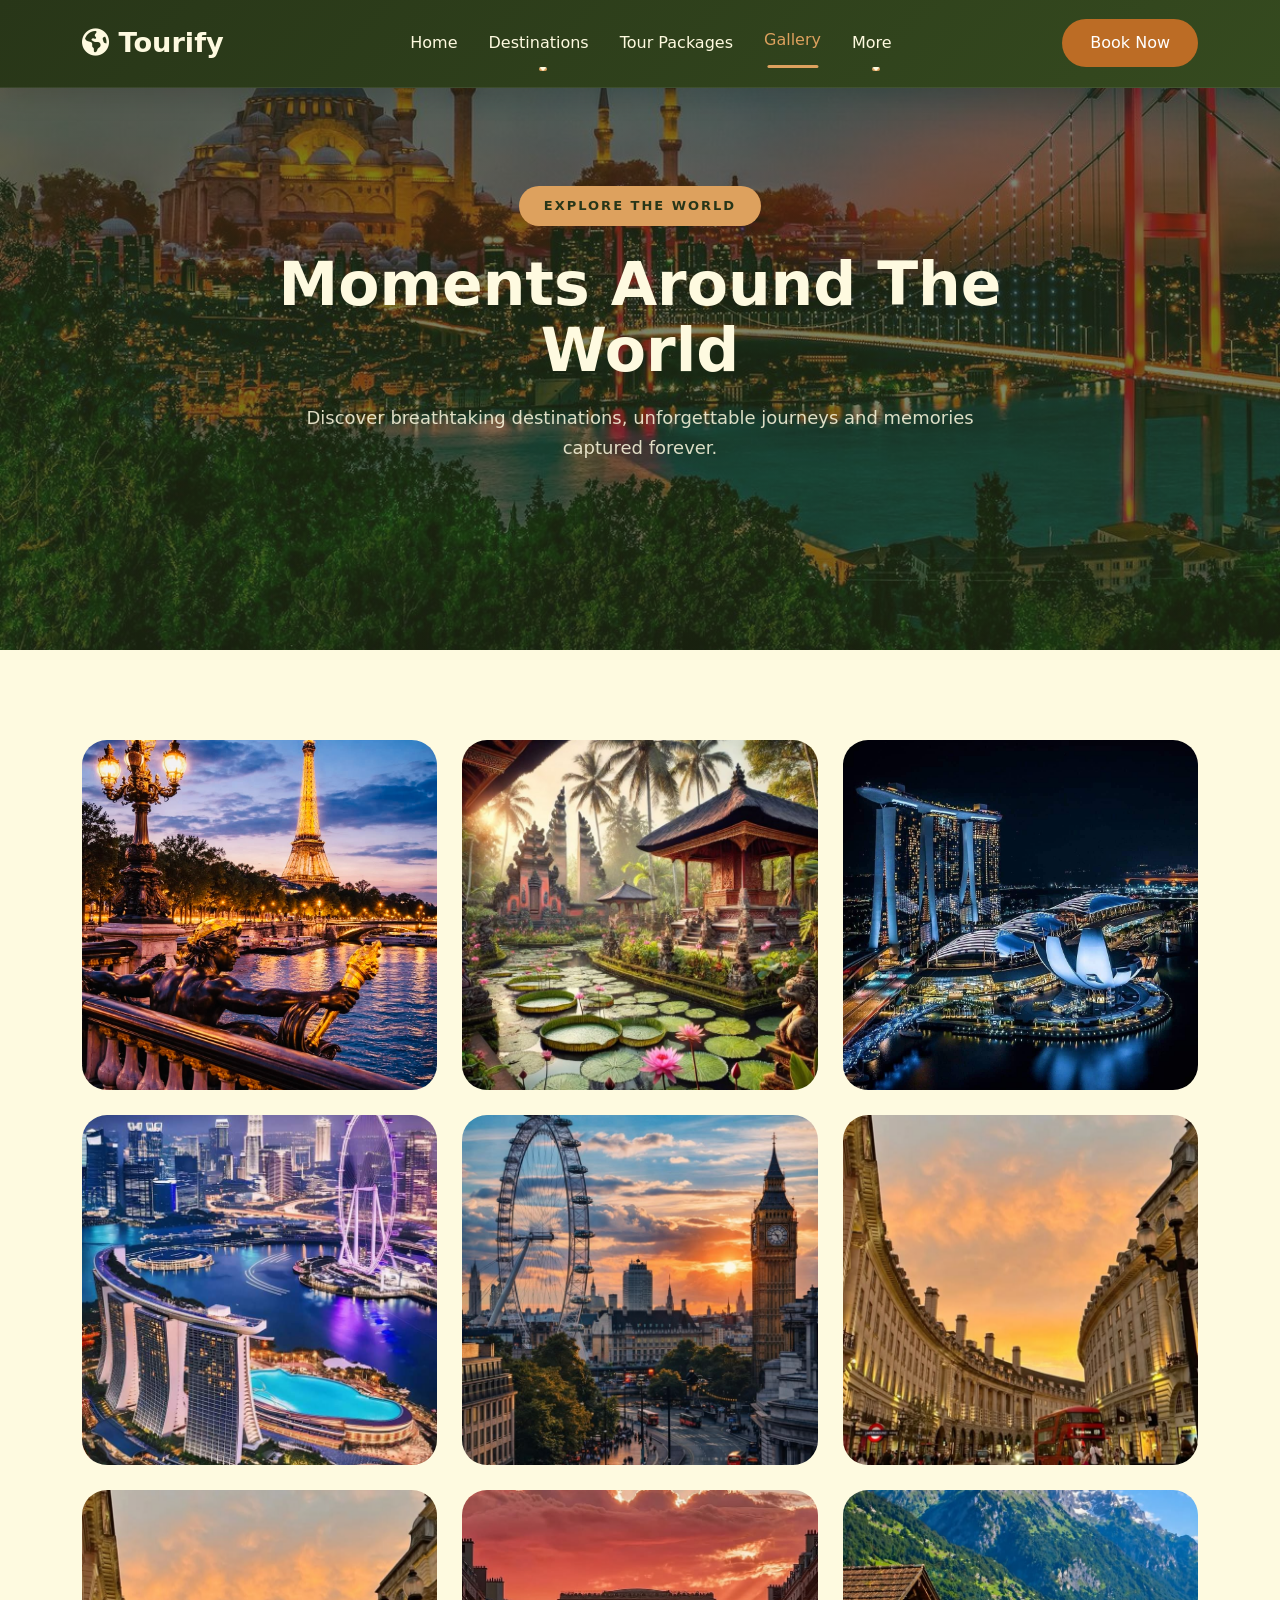
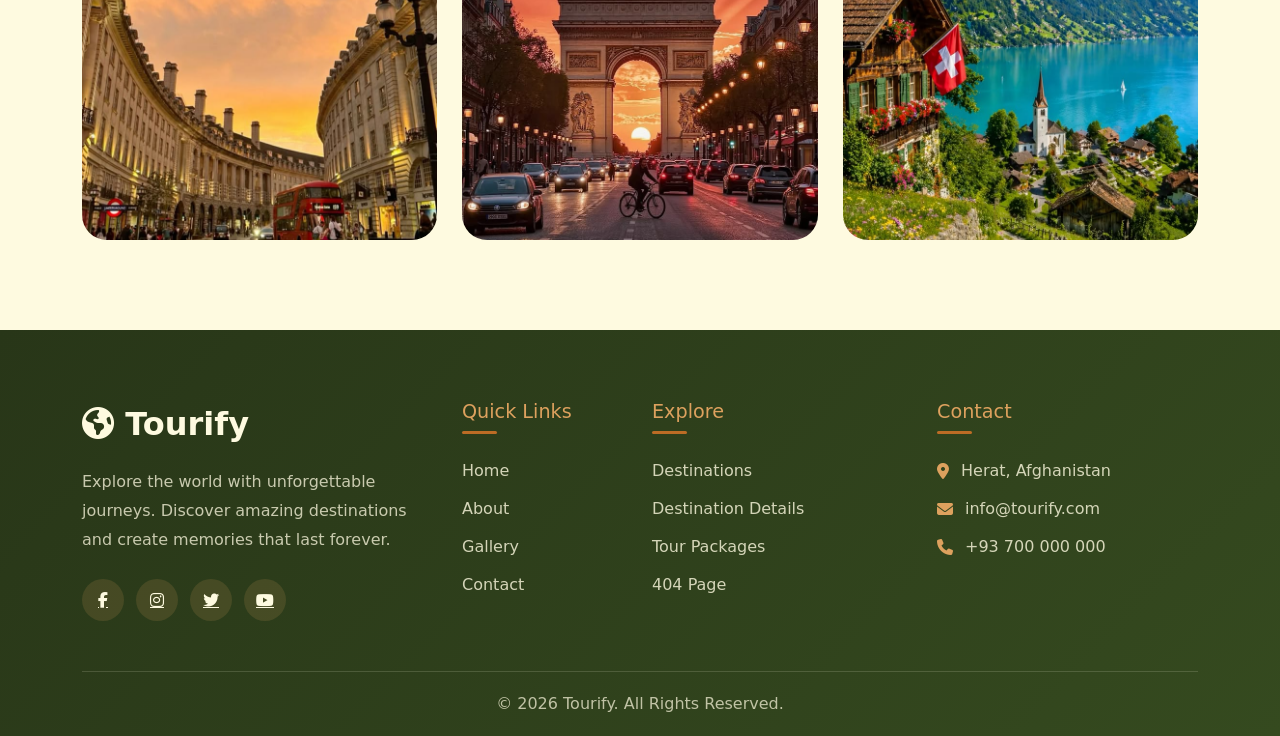
<file: Gallery.html>
<!DOCTYPE html>
<html lang="en">

<head>
  <meta charset="UTF-8">
  <meta name="viewport" content="width=device-width, initial-scale=1.0">
  <link href="https://cdn.jsdelivr.net/npm/bootstrap@5.3.8/dist/css/bootstrap.min.css" rel="stylesheet"
    crossorigin="anonymous">
    <link rel="icon" type="image/png" href="./assets/logo.png">
  <link rel="stylesheet" href="https://cdnjs.cloudflare.com/ajax/libs/font-awesome/6.5.2/css/all.min.css">
  <link rel="stylesheet" href="https://cdn.jsdelivr.net/npm/swiper@11/swiper-bundle.min.css">
  <link rel="stylesheet" href="./CSS/gallery.css">
  <title>Gallery</title>
</head>

<body>
  <nav class="navbar navbar-expand-lg fixed-top custom-navbar">
    <div class="container">

      <a class="navbar-brand fw-bold" href="index.html">
        <i class="fa-solid fa-earth-americas"></i>
        Tourify
      </a>

      <button class="navbar-toggler border-0 shadow-none" type="button" data-bs-toggle="collapse"
        data-bs-target="#navbarNav">

        <span class="navbar-toggler-icon"></span>

      </button>

      <div class="collapse navbar-collapse" id="navbarNav">

        <ul class="navbar-nav mx-auto">

          <li class="nav-item">
            <a class="nav-link " href="index.html">Home</a>
          </li>

          <li class="nav-item dropdown">

            <a class="nav-link dropdown-toggle" href="#" data-bs-toggle="dropdown">
              Destinations
            </a>

            <ul class="dropdown-menu">

              <li>
                <a class="dropdown-item" href="Destinations.html">Destinations </a>
              </li>

              <li>
                <a class="dropdown-item" href="DestinationsDetail.html">Destination Details</a>
              </li>

            </ul>
          </li>

          <li class="nav-item">
            <a class="nav-link" href="TourPackages.html">Tour Packages </a>
          </li>

          <li class="nav-item">
            <a class="nav-link active" href="Gallery.html">Gallery </a>
          </li>

          <li class="nav-item dropdown">

            <a class="nav-link dropdown-toggle" data-bs-toggle="dropdown">

              More

            </a>

            <ul class="dropdown-menu">

              <li><a class="dropdown-item" href="About.html">About</a></li>
              <li><a class="dropdown-item" href="Contact.html">Contact</a></li>
            </ul>

          </li>

        </ul>

        <a href="#" class="book-btn"> Book Now</a>
      </div>
    </div>
  </nav>

  <!-- ==========================================
            GALLERY HERO
========================================== -->

  <section class="gallery-hero">

    <div class="container">

      <div class="gallery-hero-content">


        <span class="gallery-tag">
          EXPLORE THE WORLD
        </span>


        <h1>
          Moments Around
          The World
        </h1>


        <p>
          Discover breathtaking destinations,
          unforgettable journeys and memories
          captured forever.
        </p>


      </div>

    </div>

  </section>







  <!-- ==========================================
            LUXURY GALLERY
========================================== -->


  <section class="luxury-gallery">


    <div class="container">


      <div class="gallery-grid">



        <!-- IMAGE 1 -->

        <div class="gallery-item big">

          <img src="./assets/img/turs and gallary img/paris2.jpg" alt="Travel destination">

        </div>





        <!-- IMAGE 2 -->

        <div class="gallery-item">

          <img src="./assets/img/turs and gallary img/bali2.jpg" alt="Travel destination">

        </div>





        <!-- IMAGE 3 -->
        <div class="gallery-item tall">

          <img src="./assets/img/turs and gallary img/d467761e75502cde380670969cab65ef.jpg" alt="Travel destination">

        </div>






        <!-- IMAGE 4 -->

        <div class="gallery-item">

          <img src="./assets/img/turs and gallary img/e1c0ba5d2e8eea9e428c9a78cc65605e.jpg" alt="Travel destination">

        </div>






        <!-- IMAGE 5 -->

        <div class="gallery-item big">

          <img src="./assets/img/turs and gallary img/londan1.jpg" alt="Travel destination">

        </div>






        <!-- IMAGE 6 -->

        <div class="gallery-item">

          <img src="./assets/img/turs and gallary img/londan2.jpg" alt="Travel destination">

        </div>






        <!-- IMAGE 7 -->

        <div class="gallery-item">

          <img src="./assets/img/turs and gallary img/londan2.jpg" alt="Travel destination">

        </div>






        <!-- IMAGE 8 -->

        <div class="gallery-item tall">

          <img src="./assets/img/turs and gallary img/paris1.jpg" alt="Travel destination">

        </div>






        <!-- IMAGE 9 -->

        <div class="gallery-item">

          <img src="./assets/img/turs and gallary img/Swiss 1.jpg" alt="Travel destination">

        </div>



      </div>


    </div>


  </section>

  <footer class="footer">
    <div class="container">
      <div class="row gy-4">
        <!-- Brand -->
        <div class="col-lg-4 col-md-6">
          <a href="#" class="footer-brand">
            <i class="fa-solid fa-earth-americas"></i>
            Tourify
          </a>

          <p class="footer-text">
            Explore the world with unforgettable journeys.
            Discover amazing destinations and create memories
            that last forever.
          </p>


          <div class="social-links">

            <a href="#">
              <i class="fa-brands fa-facebook-f"></i>
            </a>

            <a href="#">
              <i class="fa-brands fa-instagram"></i>
            </a>

            <a href="#">
              <i class="fa-brands fa-twitter"></i>
            </a>

            <a href="#">
              <i class="fa-brands fa-youtube"></i>
            </a>

          </div>

        </div>


        <!-- Quick Links -->
        <div class="col-lg-2 col-md-6">

          <h5>Quick Links</h5>

          <ul>

            <li>
              <a href="index.html">Home</a>
            </li>

            <li>
              <a href="about.html">About</a>
            </li>

            <li>
              <a href="gallery.html">Gallery</a>
            </li>

            <li>
              <a href="contact.html">Contact</a>
            </li>

          </ul>

        </div>


        <!-- Explore -->
        <div class="col-lg-3 col-md-6">

          <h5>Explore</h5>

          <ul>

            <li>
              <a href="destinations.html">
                Destinations
              </a>
            </li>

            <li>
              <a href="destination-details.html">
                Destination Details
              </a>
            </li>

            <li>
              <a href="tour-packages.html">
                Tour Packages
              </a>
            </li>

            <li>
              <a href="404.html">
                404 Page
              </a>
            </li>

          </ul>

        </div>


        <!-- Contact -->
        <div class="col-lg-3 col-md-6">

          <h5>Contact</h5>

          <ul class="contact-info">

            <li>
              <i class="fa-solid fa-location-dot"></i>
              Herat, Afghanistan
            </li>

            <li>
              <i class="fa-solid fa-envelope"></i>
              info@tourify.com
            </li>

            <li>
              <i class="fa-solid fa-phone"></i>
              +93 700 000 000
            </li>
          </ul>
        </div>
      </div>


      <div class="footer-bottom">
        <p>
          © 2026 Tourify. All Rights Reserved.
        </p>

      </div>

    </div>
  </footer>

  <script src="https://cdn.jsdelivr.net/npm/bootstrap@5.3.8/dist/js/bootstrap.bundle.min.js"
    crossorigin="anonymous"></script>
  <script src="https://cdn.jsdelivr.net/npm/swiper@11/swiper-bundle.min.js"></script>
  <script>
    const swiper = new Swiper(".destinationSwiper", {
      slidesPerView: 4,
      spaceBetween: 20,
      loop: true,

      autoplay: {
        delay: 2500,
        disableOnInteraction: false,
      },

      navigation: {
        nextEl: ".swiper-button-next",
        prevEl: ".swiper-button-prev",
      },

      pagination: {
        el: ".swiper-pagination",
        clickable: true,
      },

      breakpoints: {
        0: {
          slidesPerView: 1.2,
        },
        576: {
          slidesPerView: 2,
        },
        992: {
          slidesPerView: 4,
        },
      },
    });
  </script>
</body>

</html>
</file>
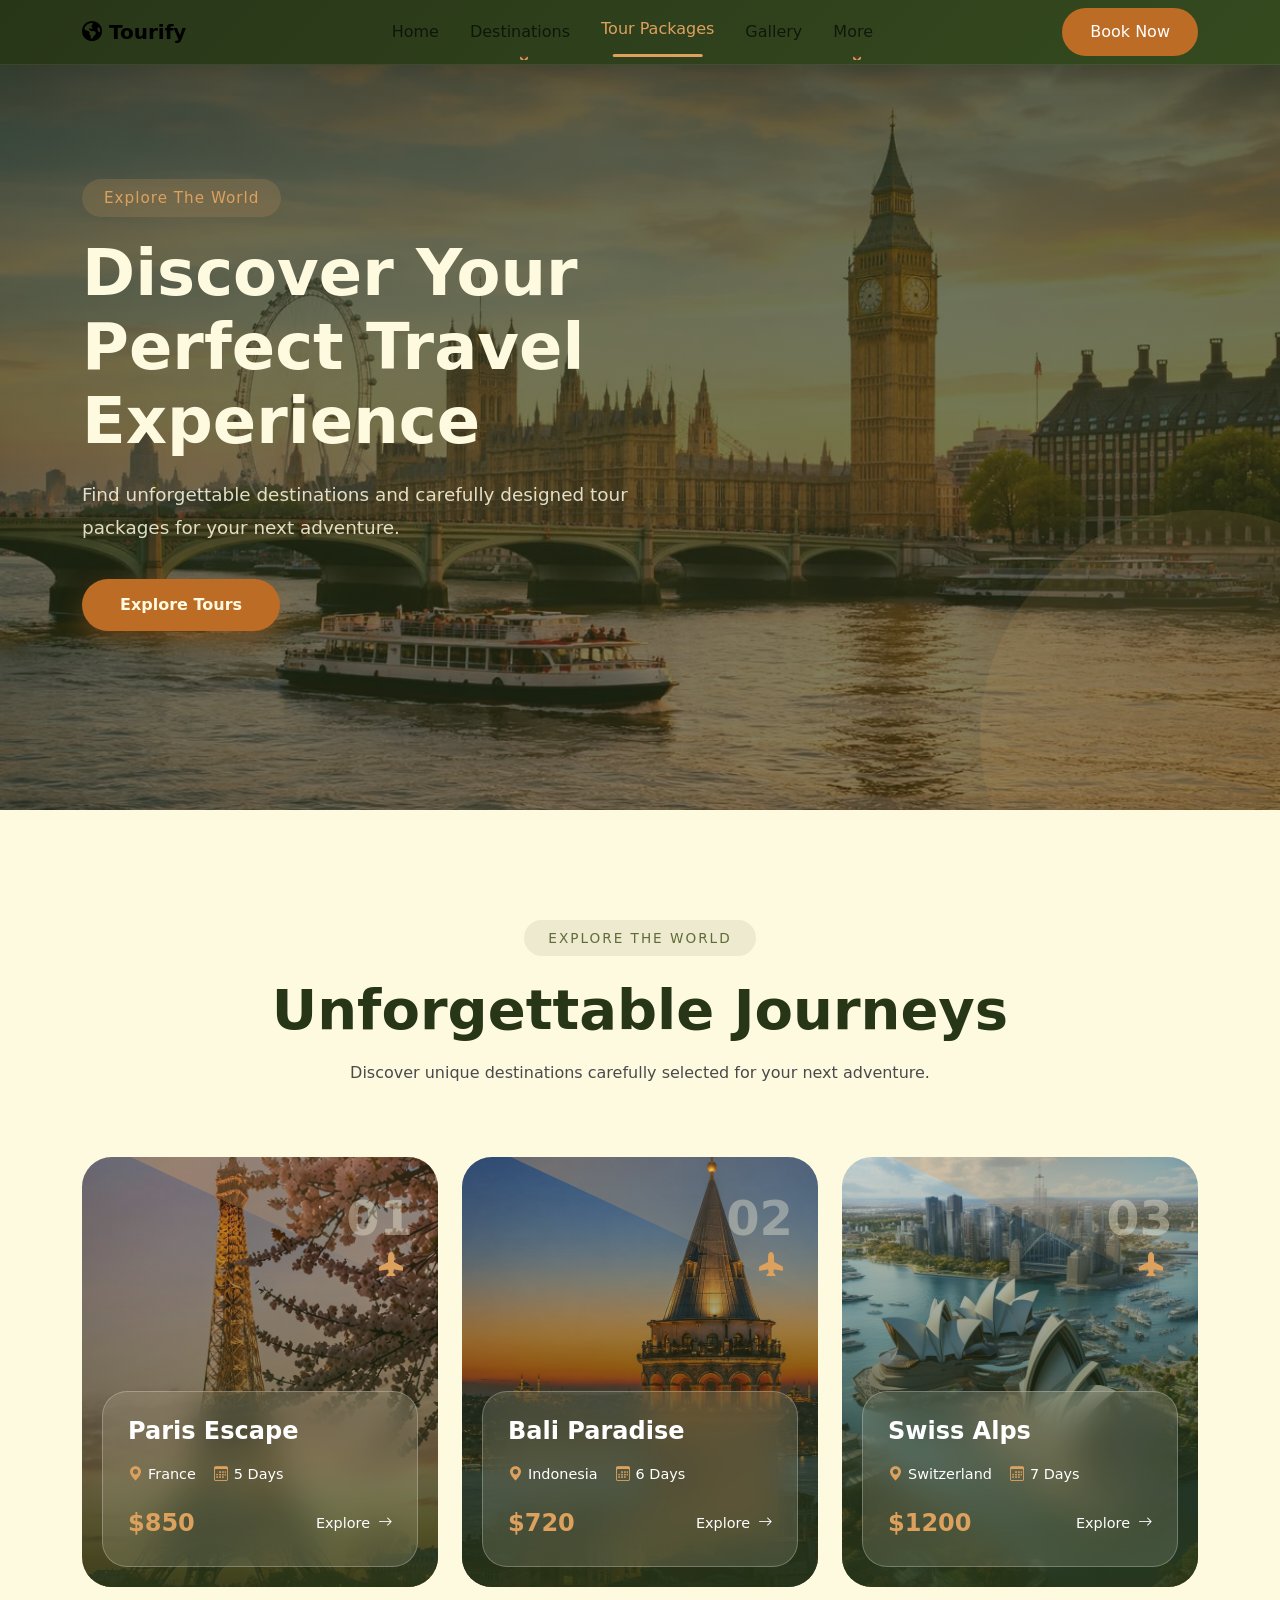
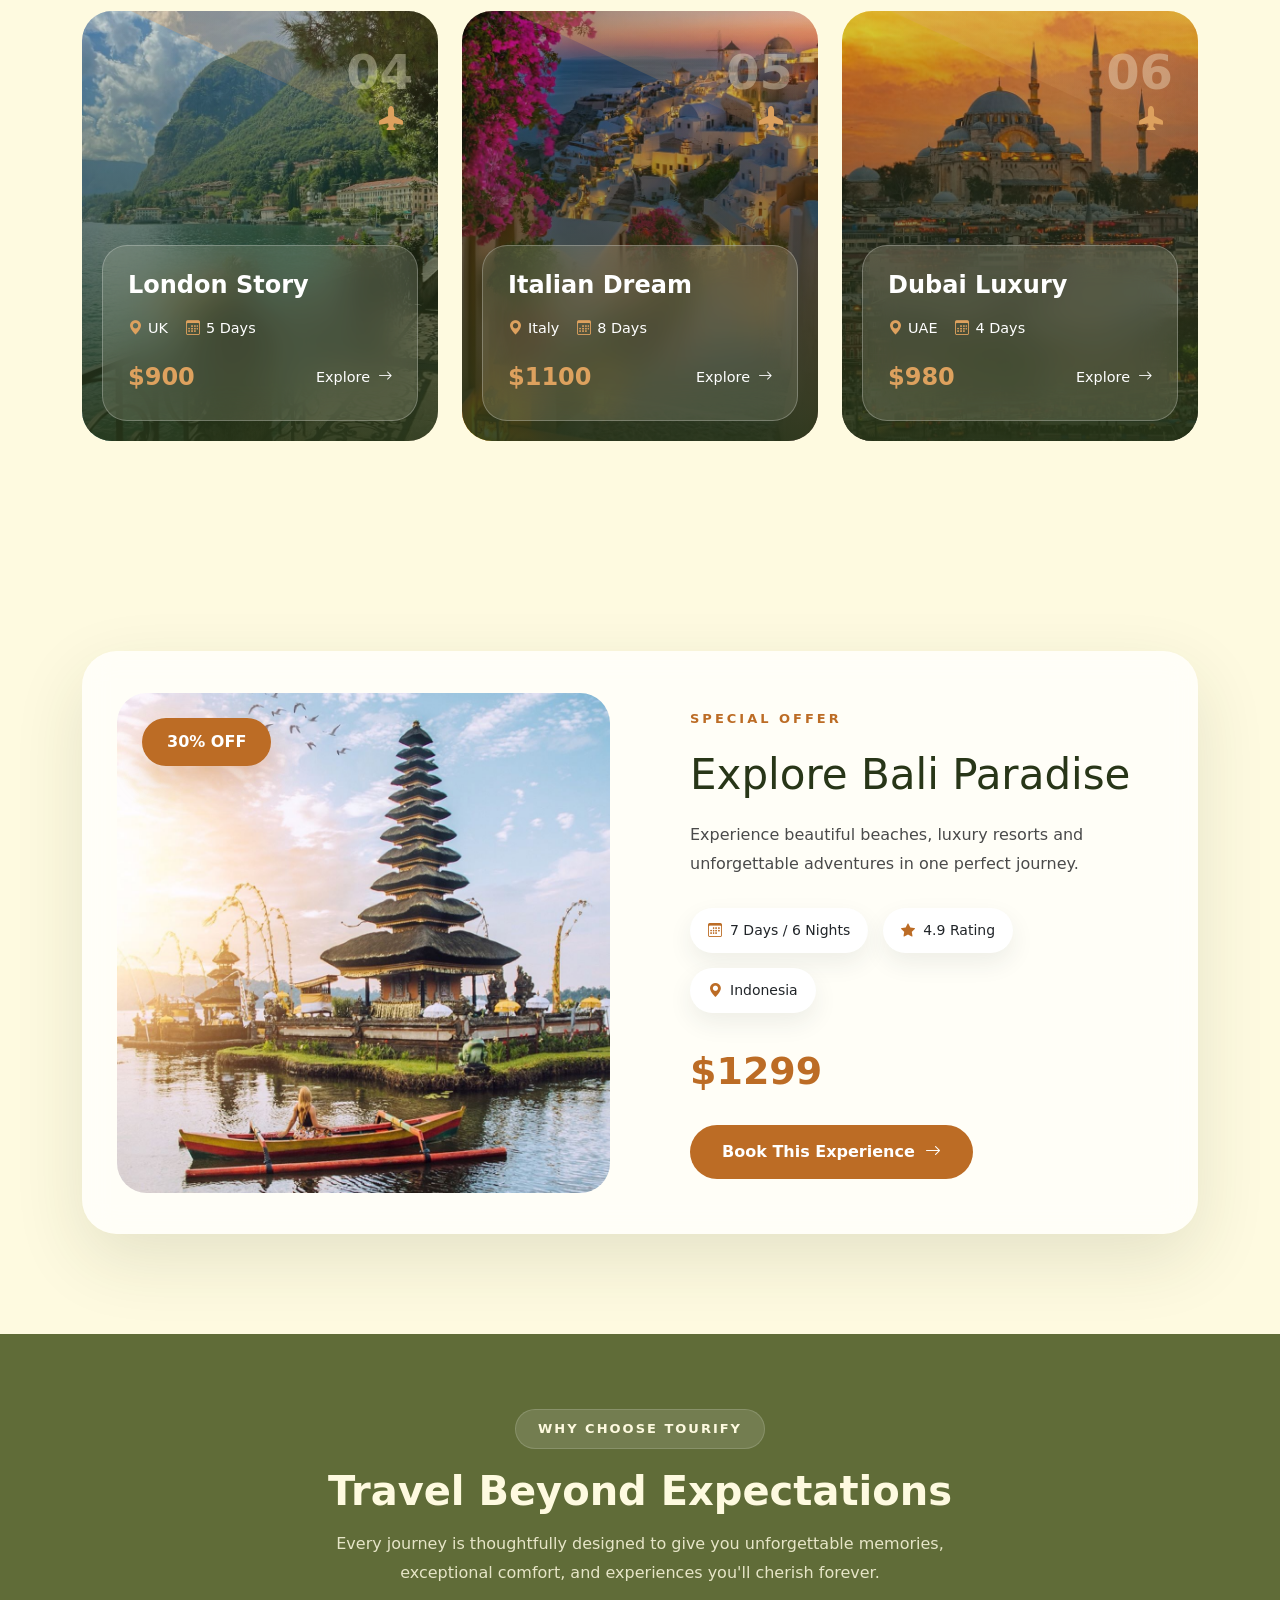
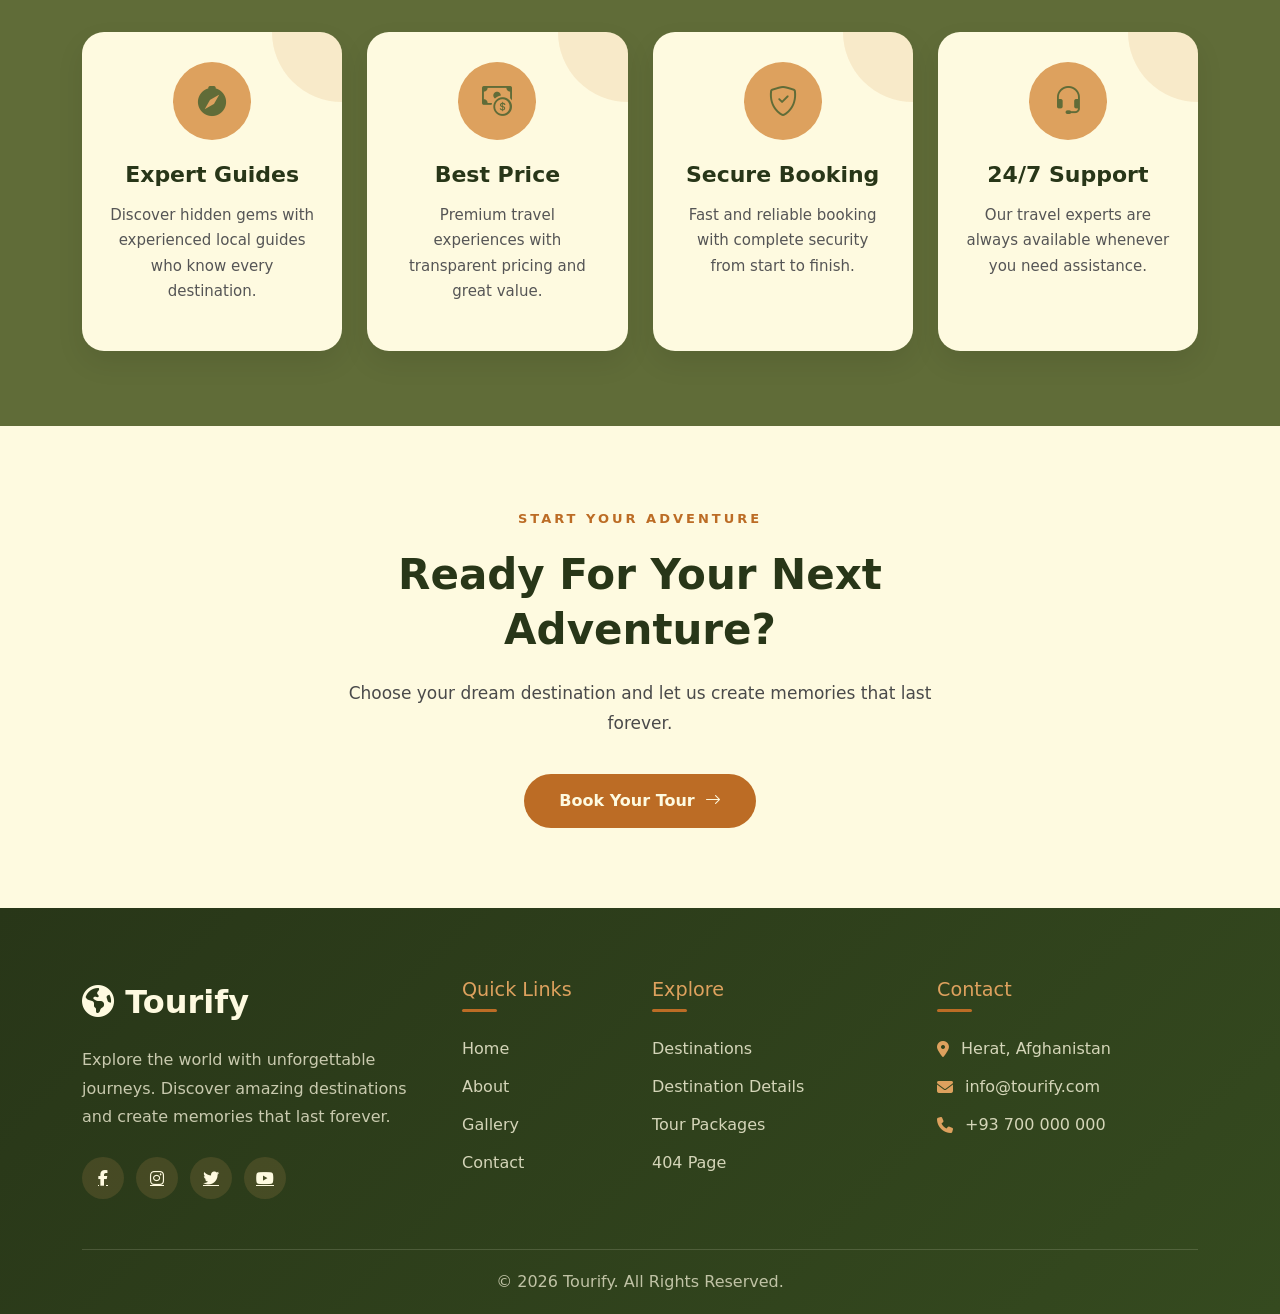
<file: TourPackages.html>
<!DOCTYPE html>
<html lang="en">

<head>
    <meta charset="UTF-8">
    <meta name="viewport" content="width=device-width, initial-scale=1.0">
    <title>Tour Packages</title>
</head>
<link rel="stylesheet" href="./CSS/TourPackages.css">
<link href="https://cdn.jsdelivr.net/npm/bootstrap@5.3.8/dist/css/bootstrap.min.css" rel="stylesheet"
    integrity="sha384-sRIl4kxILFvY47J16cr9ZwB07vP4J8+LH7qKQnuqkuIAvNWLzeN8tE5YBujZqJLB" crossorigin="anonymous">
<link rel="icon" type="image/png" href="./assets/logo.png">
<link rel="stylesheet" href="https://cdnjs.cloudflare.com/ajax/libs/font-awesome/6.5.1/css/all.min.css">
<link rel="stylesheet" href="https://cdn.jsdelivr.net/npm/bootstrap-icons@1.13.1/font/bootstrap-icons.min.css">

<body>
     <nav class="navbar navbar-expand-lg fixed-top custom-navbar">
        <div class="container">

            <a class="navbar-brand fw-bold" href="index.html">
                <i class="fa-solid fa-earth-americas"></i>
                Tourify
            </a>

            <button class="navbar-toggler border-0 shadow-none" type="button" data-bs-toggle="collapse"
                data-bs-target="#navbarNav">

                <span class="navbar-toggler-icon"></span>

            </button>

            <div class="collapse navbar-collapse" id="navbarNav">

                <ul class="navbar-nav mx-auto">

                    <li class="nav-item">
                        <a class="nav-link" href="index.html">Home</a>
                    </li>

                    <li class="nav-item dropdown">

                        <a class="nav-link dropdown-toggle " href="#" data-bs-toggle="dropdown">
                            Destinations
                        </a>

                        <ul class="dropdown-menu">

                            <li>
                                <a class="dropdown-item" href="Destinations.html">Destinations </a>
                            </li>

                            <li>
                                <a class="dropdown-item" href="DestinationsDetail.html">Destination Details</a>
                            </li>

                        </ul>
                    </li>

                    <li class="nav-item">
                        <a class="nav-link active" href="TourPackages.html">Tour Packages </a>
                    </li>

                    <li class="nav-item">
                        <a class="nav-link" href="Gallery.html">Gallery </a>
                    </li>

                    <li class="nav-item dropdown">

                        <a class="nav-link dropdown-toggle" data-bs-toggle="dropdown">

                            More

                        </a>

                        <ul class="dropdown-menu">

                            <li><a class="dropdown-item" href="About.html">About</a></li>
                            <li><a class="dropdown-item" href="Contact.html">Contact</a></li>
                        </ul>

                    </li>

                </ul>

                <a href="#" class="book-btn"> Book Now</a>
            </div>
        </div>
    </nav>

    <section class="tour-hero">

        <div class="tour-hero-overlay"></div>

        <div class="container">
            <div class="tour-hero-content">

                <span class="tour-hero-tag">
                    Explore The World
                </span>

                <h1 class="tour-hero-title">
                    Discover Your Perfect
                    Travel Experience
                </h1>

                <p class="tour-hero-text">
                    Find unforgettable destinations and
                    carefully designed tour packages for
                    your next adventure.
                </p>

                <a href="#tour-packages" class="tour-hero-btn">
                    Explore Tours
                </a>

            </div>
        </div>

    </section>


    <!-- ==========================================
     LUXURY GLASS TOUR PACKAGES
========================================== -->

    <section class="tour-glass-section" id="tour-packages">

        <div class="container">


            <!-- SECTION HEADER -->

            <div class="tour-glass-header text-center">

                <span class="tour-glass-tag">
                    Explore The World
                </span>

                <h2 class="tour-glass-title">
                    Unforgettable Journeys
                </h2>

                <p class="tour-glass-text">
                    Discover unique destinations carefully selected
                    for your next adventure.
                </p>

            </div>




            <div class="row g-4">



                <!-- ================= CARD 1 ================= -->

                <div class="col-lg-4 col-md-6">

                    <article class="tour-glass-card">

                        <img src="./assets/img/download - 2026-07-10T022712.779.jfif" alt="Paris">


                        <div class="tour-glass-number">
                            01
                        </div>


                        <div class="tour-glass-plane">
                            <i class="bi bi-airplane-fill"></i>
                        </div>



                        <div class="tour-glass-content">

                            <h3>
                                Paris Escape
                            </h3>


                            <div class="tour-glass-info">

                                <span>
                                    <i class="bi bi-geo-alt-fill"></i>
                                    France
                                </span>


                                <span>
                                    <i class="bi bi-calendar3"></i>
                                    5 Days
                                </span>

                            </div>



                            <div class="tour-glass-bottom">

                                <strong>
                                    $850
                                </strong>


                                <a href="#">
                                    Explore
                                    <i class="bi bi-arrow-right"></i>
                                </a>

                            </div>


                        </div>


                    </article>

                </div>







                <!-- ================= CARD 2 ================= -->

                <div class="col-lg-4 col-md-6">

                    <article class="tour-glass-card">


                        <img src="./assets/img/download - 2026-07-10T023428.610.jfif" alt="Bali">


                        <div class="tour-glass-number">
                            02
                        </div>


                        <div class="tour-glass-plane">
                            <i class="bi bi-airplane-fill"></i>
                        </div>



                        <div class="tour-glass-content">


                            <h3>
                                Bali Paradise
                            </h3>


                            <div class="tour-glass-info">

                                <span>
                                    <i class="bi bi-geo-alt-fill"></i>
                                    Indonesia
                                </span>


                                <span>
                                    <i class="bi bi-calendar3"></i>
                                    6 Days
                                </span>

                            </div>



                            <div class="tour-glass-bottom">


                                <strong>
                                    $720
                                </strong>


                                <a href="#">
                                    Explore
                                    <i class="bi bi-arrow-right"></i>
                                </a>


                            </div>


                        </div>


                    </article>

                </div>







                <!-- ================= CARD 3 ================= -->

                <div class="col-lg-4 col-md-6">

                    <article class="tour-glass-card">


                        <img src="./assets/img/Futuristic Sydney Opera House.jfif" alt="Switzerland">


                        <div class="tour-glass-number">
                            03
                        </div>


                        <div class="tour-glass-plane">
                            <i class="bi bi-airplane-fill"></i>
                        </div>



                        <div class="tour-glass-content">


                            <h3>
                                Swiss Alps
                            </h3>


                            <div class="tour-glass-info">

                                <span>
                                    <i class="bi bi-geo-alt-fill"></i>
                                    Switzerland
                                </span>


                                <span>
                                    <i class="bi bi-calendar3"></i>
                                    7 Days
                                </span>

                            </div>



                            <div class="tour-glass-bottom">


                                <strong>
                                    $1200
                                </strong>


                                <a href="#">
                                    Explore
                                    <i class="bi bi-arrow-right"></i>
                                </a>


                            </div>


                        </div>


                    </article>


                </div>







                <!-- ================= CARD 4 ================= -->

                <div class="col-lg-4 col-md-6">

                    <article class="tour-glass-card">


                        <img src="./assets/img/download - 2026-07-10T023401.482.jfif" alt="London">


                        <div class="tour-glass-number">
                            04
                        </div>


                        <div class="tour-glass-plane">
                            <i class="bi bi-airplane-fill"></i>
                        </div>



                        <div class="tour-glass-content">


                            <h3>
                                London Story
                            </h3>


                            <div class="tour-glass-info">

                                <span>
                                    <i class="bi bi-geo-alt-fill"></i>
                                    UK
                                </span>


                                <span>
                                    <i class="bi bi-calendar3"></i>
                                    5 Days
                                </span>

                            </div>



                            <div class="tour-glass-bottom">


                                <strong>
                                    $900
                                </strong>


                                <a href="#">
                                    Explore
                                    <i class="bi bi-arrow-right"></i>
                                </a>


                            </div>


                        </div>


                    </article>


                </div>







                <!-- ================= CARD 5 ================= -->

                <div class="col-lg-4 col-md-6">

                    <article class="tour-glass-card">


                        <img src="./assets/img/download - 2026-07-10T023238.445.jfif" alt="Italy">


                        <div class="tour-glass-number">
                            05
                        </div>


                        <div class="tour-glass-plane">
                            <i class="bi bi-airplane-fill"></i>
                        </div>



                        <div class="tour-glass-content">


                            <h3>
                                Italian Dream
                            </h3>


                            <div class="tour-glass-info">

                                <span>
                                    <i class="bi bi-geo-alt-fill"></i>
                                    Italy
                                </span>


                                <span>
                                    <i class="bi bi-calendar3"></i>
                                    8 Days
                                </span>

                            </div>



                            <div class="tour-glass-bottom">


                                <strong>
                                    $1100
                                </strong>


                                <a href="#">
                                    Explore
                                    <i class="bi bi-arrow-right"></i>
                                </a>


                            </div>


                        </div>


                    </article>


                </div>







                <!-- ================= CARD 6 ================= -->

                <div class="col-lg-4 col-md-6">

                    <article class="tour-glass-card">


                        <img src="./assets/img/download - 2026-07-10T023229.487.jfif" alt="Dubai">


                        <div class="tour-glass-number">
                            06
                        </div>


                        <div class="tour-glass-plane">
                            <i class="bi bi-airplane-fill"></i>
                        </div>



                        <div class="tour-glass-content">


                            <h3>
                                Dubai Luxury
                            </h3>


                            <div class="tour-glass-info">

                                <span>
                                    <i class="bi bi-geo-alt-fill"></i>
                                    UAE
                                </span>


                                <span>
                                    <i class="bi bi-calendar3"></i>
                                    4 Days
                                </span>

                            </div>



                            <div class="tour-glass-bottom">


                                <strong>
                                    $980
                                </strong>


                                <a href="#">
                                    Explore
                                    <i class="bi bi-arrow-right"></i>
                                </a>


                            </div>


                        </div>


                    </article>


                </div>



            </div>


        </div>


    </section>



    <!-- ==========================================
        FEATURED SPECIAL OFFER
========================================== -->

    <section class="featured-offer">

        <div class="container">

            <div class="featured-wrapper">


                <!-- IMAGE -->

                <div class="featured-image">

                    <img src="./assets/img/turs and gallary img/bali1.jpg" alt="Featured Travel Package">


                    <span class="discount-badge">
                        30% OFF
                    </span>

                </div>




                <!-- CONTENT -->

                <div class="featured-content">


                    <span class="section-tag">
                        SPECIAL OFFER
                    </span>


                    <h2>
                        Explore Bali Paradise
                    </h2>


                    <p>
                        Experience beautiful beaches,
                        luxury resorts and unforgettable adventures
                        in one perfect journey.
                    </p>



                    <div class="trip-info">


                        <div>
                            <i class="bi bi-calendar3"></i>
                            7 Days / 6 Nights
                        </div>


                        <div>
                            <i class="bi bi-star-fill"></i>
                            4.9 Rating
                        </div>


                        <div>
                            <i class="bi bi-geo-alt-fill"></i>
                            Indonesia
                        </div>


                    </div>



                    <div class="offer-price">
                        $1299
                    </div>



                    <a href="#" class="offer-btn">

                        Book This Experience

                        <i class="bi bi-arrow-right"></i>

                    </a>



                </div>


            </div>


        </div>
    </section>





    <!--==========================================================
                WHY CHOOSE TOURIFY
===========================================================-->

    <section class="why-tourify">

        <div class="container">

            <div class="why-heading">

                <span class="why-badge">
                    WHY CHOOSE TOURIFY
                </span>

                <h2>
                    Travel Beyond Expectations
                </h2>

                <p>
                    Every journey is thoughtfully designed to give you unforgettable
                    memories, exceptional comfort, and experiences you'll cherish forever.
                </p>

            </div>


            <div class="why-grid">


                <!-- CARD 1 -->

                <article class="why-card">

                    <div class="why-icon">

                        <i class="bi bi-compass-fill"></i>

                    </div>

                    <h4>
                        Expert Guides
                    </h4>

                    <p>
                        Discover hidden gems with experienced local guides who know every destination.
                    </p>

                </article>



                <!-- CARD 2 -->

                <article class="why-card">

                    <div class="why-icon">

                        <i class="bi bi-cash-coin"></i>

                    </div>

                    <h4>
                        Best Price
                    </h4>

                    <p>
                        Premium travel experiences with transparent pricing and great value.
                    </p>

                </article>



                <!-- CARD 3 -->

                <article class="why-card">

                    <div class="why-icon">

                        <i class="bi bi-shield-check"></i>

                    </div>

                    <h4>
                        Secure Booking
                    </h4>

                    <p>
                        Fast and reliable booking with complete security from start to finish.
                    </p>

                </article>



                <!-- CARD 4 -->

                <article class="why-card">

                    <div class="why-icon">

                        <i class="bi bi-headset"></i>

                    </div>

                    <h4>
                        24/7 Support
                    </h4>

                    <p>
                        Our travel experts are always available whenever you need assistance.
                    </p>

                </article>


            </div>

        </div>

    </section>





    <!--==========================================================
                    BOOKING CTA
===========================================================-->

    <section class="booking-cta">

        <div class="container">

            <div class="booking-content">

                <span class="booking-tag">

                    START YOUR ADVENTURE

                </span>

                <h2>

                    Ready For Your
                    Next Adventure?

                </h2>

                <p>

                    Choose your dream destination and let us create
                    memories that last forever.

                </p>

                <a href="#" class="booking-btn">

                    Book Your Tour

                    <i class="bi bi-arrow-right"></i>

                </a>

            </div>

        </div>

    </section>
    <footer class="footer">
        <div class="container">
            <div class="row gy-4">
                <!-- Brand -->
                <div class="col-lg-4 col-md-6">
                    <a href="#" class="footer-brand">
                        <i class="fa-solid fa-earth-americas"></i>
                        Tourify
                    </a>

                    <p class="footer-text">
                        Explore the world with unforgettable journeys.
                        Discover amazing destinations and create memories
                        that last forever.
                    </p>


                    <div class="social-links">

                        <a href="#">
                            <i class="fa-brands fa-facebook-f"></i>
                        </a>

                        <a href="#">
                            <i class="fa-brands fa-instagram"></i>
                        </a>

                        <a href="#">
                            <i class="fa-brands fa-twitter"></i>
                        </a>

                        <a href="#">
                            <i class="fa-brands fa-youtube"></i>
                        </a>

                    </div>

                </div>


                <!-- Quick Links -->
                <div class="col-lg-2 col-md-6">

                    <h5>Quick Links</h5>

                    <ul>

                        <li>
                            <a href="index.html">Home</a>
                        </li>

                        <li>
                            <a href="about.html">About</a>
                        </li>

                        <li>
                            <a href="gallery.html">Gallery</a>
                        </li>

                        <li>
                            <a href="contact.html">Contact</a>
                        </li>

                    </ul>

                </div>


                <!-- Explore -->
                <div class="col-lg-3 col-md-6">

                    <h5>Explore</h5>

                    <ul>

                        <li>
                            <a href="destinations.html">
                                Destinations
                            </a>
                        </li>

                        <li>
                            <a href="destination-details.html">
                                Destination Details
                            </a>
                        </li>

                        <li>
                            <a href="tour-packages.html">
                                Tour Packages
                            </a>
                        </li>

                        <li>
                            <a href="404.html">
                                404 Page
                            </a>
                        </li>

                    </ul>

                </div>


                <!-- Contact -->
                <div class="col-lg-3 col-md-6">

                    <h5>Contact</h5>

                    <ul class="contact-info">

                        <li>
                            <i class="fa-solid fa-location-dot"></i>
                            Herat, Afghanistan
                        </li>

                        <li>
                            <i class="fa-solid fa-envelope"></i>
                            info@tourify.com
                        </li>

                        <li>
                            <i class="fa-solid fa-phone"></i>
                            +93 700 000 000
                        </li>
                    </ul>
                </div>
            </div>


            <div class="footer-bottom">
                <p>
                    © 2026 Tourify. All Rights Reserved.
                </p>

            </div>

        </div>
    </footer>



    <script src="https://cdn.jsdelivr.net/npm/bootstrap@5.3.8/dist/js/bootstrap.bundle.min.js"
        integrity="sha384-FKyoEForCGlyvwx9Hj09JcYn3nv7wiPVlz7YYwJrWVcXK/BmnVDxM+D2scQbITxI"
        crossorigin="anonymous"></script>



    <script>

        document.addEventListener("DOMContentLoaded", () => {


            /* ==========================================
               SCROLL REVEAL ANIMATION
            ========================================== */


            const tourCards = document.querySelectorAll(".tour-glass-card");


            const tourObserver = new IntersectionObserver(

                (entries) => {


                    entries.forEach((entry, index) => {


                        if (entry.isIntersecting) {


                            setTimeout(() => {


                                entry.target.classList.add("show");


                            }, index * 120);



                            tourObserver.unobserve(entry.target);


                        }


                    });


                },

                {
                    threshold: 0.15
                }


            );



            tourCards.forEach(card => {

                tourObserver.observe(card);

            });







            /* ==========================================
               3D TILT EFFECT
            ========================================== */


            tourCards.forEach(card => {



                card.addEventListener("mousemove", (event) => {



                    const rect = card.getBoundingClientRect();



                    const x = event.clientX - rect.left;

                    const y = event.clientY - rect.top;



                    const centerX = rect.width / 2;

                    const centerY = rect.height / 2;



                    const rotateX =

                        ((y - centerY) / centerY) * -8;



                    const rotateY =

                        ((x - centerX) / centerX) * 8;





                    card.style.transform = `

            perspective(900px)

            rotateX(${rotateX}deg)

            rotateY(${rotateY}deg)

            translateY(-8px)

            `;



                });







                card.addEventListener("mouseleave", () => {



                    card.style.transform = "";



                });



            });




        });

    </script>
</body>

</html>
</file>
<file: CSS/desDetails.css>
:root {
    /* Main Brand Colors */
    --primary-color: #BC6C25;     
    --secondary-color: #DDA15E;  

    /* Background Colors */
    --background-color: #FEFAE0;   
    --section-bg: #F8F1D8;       
    --card-bg: #FFFFFF;       

    /* Dark Colors */
    --dark-color: #283618;       
    --accent-color: #606C38;    

    /* Text Colors */
    --heading-color: #283618;   
    --text-color: #4A4A4A;
    --light-text: #FEFAE0;      

    /* Border & Shadow */
    --border-color: rgba(40, 54, 24, 0.15);
    --shadow: 0 10px 30px rgba(40, 54, 24, 0.12);

    /* Effects */
    --transition: all 0.3s ease;
}

/* ====NAVBAR==== */
.custom-navbar{
    position: fixed;
    top:0;
    left:0;
    width:100%;
    z-index:1000;
     background:linear-gradient(
        135deg,
        #283618,
        #354A1F
    );
    border-bottom:1px solid rgba(255,255,255,.08);
    padding:18px 0;
    transition:.4s;
    box-shadow:0 8px 25px rgba(0,0,0,.15);
}

.custom-navbar::before{
    display:none;
}
.navbar-brand{
    color:var(--light-text);
    font-size:1.7rem;
   font-weight:700;
}

.navbar-brand:hover{
    color:var(--secondary-color);
}

.navbar-nav{
    gap:15px;
}

.nav-link{
    color:var(--light-text);
    font-weight:500;
    position:relative;
    transition:.35s;
}

.nav-link:hover{
    color:var(--secondary-color);
    transform:translateY(-3px);
}

.nav-link::after{
    content:"";
    position:absolute;
    left:50%;
    bottom:-8px;
    width:0;
    height:3px;
    border-radius:30px;
    background:var(--secondary-color);
    transition:.4s;
    transform:translateX(-50%);
}

.nav-link:hover::after,
.nav-link.active::after{
    width:70%;
}
.nav-link:hover,
.nav-link.active{
    color: var(--secondary-color) !important;
    transform: translateY(-3px);
}
.dropdown-menu{
    border:none;  
    border-radius:18px;  
    overflow:hidden;  
    padding:10px;
    box-shadow:var(--shadow);  
    animation:dropdown .35s ease;
}

.dropdown-item{
    border-radius:10px;
    padding:10px 16px;
    transition:.3s;
}

.dropdown-item:hover{
    background:var(--secondary-color);
    color:white;
    transform:translateX(5px);

}
.navbar-toggler{
    border:1px solid rgba(255,255,255,.4);
}

.navbar-toggler-icon{
    filter: invert(1);
}

.book-btn{
    padding:12px 28px;
    background:var(--primary-color);
    color:white;
    border-radius:50px;
    text-decoration:none;
    transition:.35s;
}

.book-btn:hover{
    background:var(--secondary-color);
    transform:translateY(-4px);
    color:white;
}

@keyframes dropdown{

    from{
        opacity:0;
        transform:translateY(20px);
    }

    to{
        opacity:1;
        transform:translateY(0);

    }
}
 /* === HERO === */
.details-hero{
    position: relative;
    min-height: 100vh;
    display: flex;
    align-items: center;
    padding: 150px 0 70px;
    overflow: hidden;
    background:
    linear-gradient(rgba(18,18,18,.65),rgba(18,18,18,.7)),
    url("../images/destinationsImages/detailsHero.jpg") center/cover no-repeat;

}

.hero-overlay{
    position:absolute;
    inset:0;
     background:linear-gradient(
    rgba(40, 54, 24, 0.397),
    rgba(40,54,24,.55)
  );

}

.details-hero .container{
    position:relative;
    z-index:2;

}

.hero-subtitle{

    display:inline-block;

    padding:8px 18px;
    border-radius:30px;
    background:rgba(255,255,255,.12);
    backdrop-filter:blur(10px);
    color:#FEFAE0;
    letter-spacing:2px;
    margin-bottom:20px;

}

.hero-title{
    color:white;
    font-size:64px;
    font-weight:800;
    line-height:1.1;

    margin-bottom:20px;
}

.hero-text{
    color:#f1f1f1;
    max-width:620px;
    line-height:1.8;
    font-size:18px;
    margin-bottom:35px;
}

.hero-buttons{
    display:flex;
    gap:18px;
   flex-wrap:wrap;
}

.hero-btn{
    padding:14px 34px;
    border-radius:50px;
    background:var(--primary-color);
    color:white;
    text-decoration:none;
    transition:.35s;
}

.hero-btn:hover{
    background:var(--accent-color);
    color:white;
    transform:translateY(-4px);

}

.outline-btn{
    padding:14px 34px;
    border-radius:50px;
    border:2px solid rgba(255,255,255,.4);
    color:white;
    text-decoration:none;
    transition:.35s;

}

.outline-btn:hover{
    background:white;
    color:var(--dark-color);
}

/* Stats */
.hero-stats{

    display:grid;

    grid-template-columns:repeat(2,1fr);

    gap:16px;

}

.stat{

    background:rgba(255,255,255,.12);

    backdrop-filter:blur(12px);
    border:1px solid rgba(255,255,255,.12);
    border-radius:18px;
    padding:18px;
    text-align:center;
    transition:.35s;

}

.stat:hover{
    transform:translateY(-6px);
    background:rgba(255,255,255,.18);
}

.stat h3{
    color:var(--secondary-color);
    font-size:28px;
    margin-bottom:4px;

}

.stat p{
    margin:0;
    color:white;

    font-size:14px;
}

/* Categories */

.hero-categories{
    margin-top:60px;
    display:grid;
    grid-template-columns:repeat(8,1fr);
    gap:18px;
}

.category{
    text-align:center;
    color:white;
}

.category i{
    width:56px;
    height:56px;
    border-radius:50%;
    display:flex;
    justify-content:center;
    align-items:center;
    margin:0 auto 10px;
    background:rgba(255,255,255,.12);
    backdrop-filter:blur(10px);
    font-size:22px;
    transition:.35s;

}

.category span{
    font-size:14px;
}

.category:hover i{

    background:var(--secondary-color);
    transform:translateY(-6px);

}

/* Responsive */
@media(max-width:992px){

.hero-title{
    font-size:48px;
}

.hero-stats{
    margin-top:40px;
}

.hero-categories{
    grid-template-columns:repeat(4,1fr);
}

}

@media(max-width:576px){

.details-hero{

    padding:130px 0 60px;

}

.hero-title{
    font-size:36px;

}

.hero-text{
    font-size:16px;
}

.hero-categories{
    grid-template-columns:repeat(2,1fr);
}

}
/* ===About === */
.about-destination{
    background:var(--background-color);
}
.about-image{
    position:relative;
    overflow:hidden;
    border-radius:25px;
}

.about-image img{
    width:100%;
    aspect-ratio:4/3;
    object-fit:cover;
    transition:var(--transition);
}
.about-image:hover img{

    transform:scale(1.05);

}



.experience-card{

    position:absolute;
    bottom:25px;
    left:25px;

    background:var(--primary-color);
    color:white;

    padding:20px 35px;
    border-radius:20px;
    box-shadow:var(--shadow);
    animation:float 3s infinite ease-in-out;

}

.experience-card h3{

    font-size:38px;
    margin:0;
    font-weight:800;

}
.experience-card p{
    margin:0;
}

.about-label{
    color:var(--primary-color);
    font-weight:700;
    letter-spacing:2px;
    text-transform:uppercase;
}
.about-destination h2{
    color:var(--heading-color);
    font-size:42px;
    font-weight:800;

}

.about-destination h2 span{

 color:var(--primary-color);

}    
.about-destination p{    
    color:var(--text-color);
    line-height:1.8;

}
.features{
    display:grid;
    grid-template-columns:repeat(2,1fr);
    gap:20px;
    margin-top:30px;

}

.feature-item{

    display:flex;
    align-items:center;
    gap:15px;
    padding:15px;
    background:white;
    border-radius:15px;
    transition:var(--transition);
}

.feature-item:hover{

    transform:translateY(-8px);
    box-shadow:var(--shadow);

}

.feature-item i{

    width:45px;
    height:45px;
    display:flex;
    align-items:center;
    justify-content:center;
    background:var(--section-bg);
    color:var(--primary-color);
    border-radius:50%;

}

.feature-item h6{
    margin:0;
    color:var(--dark-color);

}
.tour-btn{
    display:inline-block;
    margin-top:30px;
    background:var(--dark-color);
    color:white;
    padding:14px 35px;
    border-radius:50px;
    text-decoration:none;
    transition:var(--transition);

}

.tour-btn:hover{
    background:var(--primary-color);
    transform:translateY(-5px);
}
@media(max-width:992px){

    .about-destination h2{
        font-size:34px;
    }

    .about-image img{
        height:450px;
    }

    .experience-card{
        padding:15px 25px;
        bottom:20px;
        left:20px;
    }

    .experience-card h3{
        font-size:30px;
    }

}

@media(max-width:768px){


    .about-destination{
        text-align:center;
    }


    .about-image img{

        height:380px;

    }

    .features{

        grid-template-columns:1fr;

    }

    .feature-item{

        text-align:left;
    }


    .tour-btn{

        width:100%;
    }

}

@media(max-width:576px){

    .about-destination h2{

        font-size:28px;
    }

    .about-destination p{

        font-size:15px;
    }

    .experience-card{
      padding:12px 20px;

    }

    .experience-card h3{
        font-size:26px;

    }

}
/* Travel Information */
.travel-information{
    position:relative;
    overflow:hidden;
    background:
    linear-gradient(
        135deg,
        #283618,
        #606C38
    );

}

.travel-information .section-label{

    color:var(--secondary-color);

}

.travel-information h2{
    color:white;
}
.travel-information p{
    color:rgba(255,255,255,.75);
}


.travel-shape{
    position:absolute;
    border-radius:50%;
    filter:blur(80px);
    animation:moveShape 8s infinite alternate;

}
.shape-one{

   width:300px;
    height:300px;
    background:#BC6C25;
    top:-100px;
    left:-100px;
}
.shape-two{

    width:350px;
    height:350px;
    background:#DDA15E;
    bottom:-150px;
    right:-100px;

}

.travel-modern-card{

    background:
    rgba(255,255,255,.12);
    backdrop-filter:blur(15px);
    border:1px solid rgba(255,255,255,.2);
    padding:35px 25px;
    border-radius:25px;
    height:100%;
    text-align:center;
    transition:var(--transition);
}
.travel-modern-card:hover{
    transform:
    translateY(-15px)
    scale(1.03);
    background:white;

}


.travel-modern-card:hover h5{

    color:var(--dark-color);

}



.travel-modern-card:hover p{

    color:var(--text-color);

}

.travel-icon{

    width:70px;
    height:70px;
    margin:auto;
    display:flex;
    align-items:center;
    justify-content:center;
    background:
    linear-gradient(
        135deg,
        var(--primary-color),
        var(--secondary-color)
    );

    color:white;
    font-size:28px;
    border-radius:20px;
    margin-bottom:25px;
    transition:var(--transition);

}



.travel-modern-card:hover .travel-icon{
    transform:rotate(10deg);
}

.travel-modern-card h5{
    color:white;
    font-weight:700;
}

.travel-modern-card p{

    font-size:15px;

    line-height:1.7;

}



@keyframes moveShape{


    from{

        transform:translate(0,0);

    }

    to{
        transform:translate(50px,40px);
    }
}
/*==== location==== */
.location-section{
    background:var(--background-color);
}

.map-wrapper{
    height:480px;
    border-radius:30px;
    overflow:hidden;
    box-shadow:var(--shadow);
    position:relative;

}
.map-wrapper iframe{
    width:100%;
    height:100%;
    border:0;
}
.location-section h2{
    font-size:42px;
    font-weight:800;
    color:var(--heading-color);
}

.location-section h2 span{
    color:var(--primary-color);
}

.location-section p{

    color:var(--text-color);
    line-height:1.8;
}
.location-info{
    margin-top:30px;
}
.location-item{
    display:flex;
    align-items:center;
    gap:20px;
    padding:15px;
    margin-bottom:15px;
    background:white;
    border-radius:18px;
   transition:var(--transition);

}

.location-item:hover{
    transform:translateX(10px);
    box-shadow:var(--shadow);
}

.location-icon{
    min-width:55px;
    height:55px;
    display:flex;
    align-items:center;
    justify-content:center;
    background:var(--section-bg);
    color:var(--primary-color);
    border-radius:50%;
    font-size:22px;
}
.location-item h6{
    margin:0;
    color:var(--dark-color);
    font-weight:700;
}
.location-item p{
    margin:5px 0 0;
}

.location-btn{
    display:inline-block;
    margin-top:20px;
    padding:14px 35px;
    background:var(--dark-color);
    color:white;
    text-decoration:none;
    border-radius:50px;
    transition:var(--transition);
}
.location-btn:hover{

   background:var(--primary-color);
    transform:translateY(-5px);
}
@media(max-width:992px){
    .map-wrapper{
        height:400px;
    }
    .location-section h2{

        font-size:34px;
    }
}

@media(max-width:768px){
    .location-section{
        text-align:center;

    }
    .map-wrapper{
        height:350px;

    }


    .location-item{
        text-align:left;

    }
    .location-btn{

      width:100%;

    }
}
/* Traveler Reviews */

.traveler-reviews{

    position:relative;

    background:
    linear-gradient(
        rgba(40,54,24,.75),
        rgba(40,54,24,.75)
    ),
    url("../images/destinationsImages/travelers.jpg");
    background-size:cover;
    background-position:center;
    background-attachment:fixed;
    overflow:hidden;
}


.traveler-reviews h2{
    color:var(--secondary-color);
    font-size:42px;
    font-weight:800;
}
.traveler-reviews p{
    color: var(--light-text);
}

.review-card{
    position:relative;
    background:white;
    padding:35px 30px;
    border-radius:30px;
    height:100%;
    box-shadow:var(--shadow);
    transition:var(--transition);
    overflow:hidden;
}

.review-card:hover{
    transform:translateY(-12px);
}

.review-card::before{
    content:"";
    position:absolute;
    top:0;
    left:0;
    width:100%;
    height:5px;
    background:
    linear-gradient(
        90deg,
        var(--primary-color),
        var(--secondary-color)
    );

}

.review-top{
    display:flex;
    align-items:center;
    gap:15px;

}

.review-top img{
    width:65px;
    height:65px;
    border-radius:50%;
    object-fit:cover;
    border:3px solid var(--secondary-color);
}

.review-top h5{
    margin:0;
    color:var(--secondary-color);
    font-weight:700;

}

.review-top span{
    color:#777;
    font-size:14px;
}

.stars{
    margin:25px 0 15px;
}
.stars i{
    color:var(--secondary-color);
    margin-right:3px;
}
.review-card p{
    color:var(--text-color);
    line-height:1.8;
    font-style:italic;
}

.quote-icon{
    position:absolute;
    right:25px;
    bottom:20px;
    font-size:45px;
    color:rgba(188,108,37,.15);
}

@media(max-width:768px){
    .traveler-reviews h2{
        font-size:32px;
    }
    .review-card{
        padding:30px 20px;

    }

}
/* ====FOOTER==== */
.footer{
    background:linear-gradient(
        135deg,
        #283618,
        #354A1F
    );

    padding:70px 0 20px;

    color:var(--light-text);

}

.footer-brand{
    color:#FEFAE0;
    font-size:2rem;
    font-weight:700;
    text-decoration:none;
    display:inline-block;
    margin-bottom:20px;
    transition:.3s;

}
.footer-brand:hover{
    color:var(--secondary-color);
    transform:translateY(-3px);
}

.footer-text{
    color:rgba(254,250,224,.75);
    line-height:1.8;

}

.footer h5{

    color:var(--secondary-color);
    font-size:1.2rem;
    margin-bottom:25px;
    position:relative;

}

.footer h5::after{
    content:"";
    display:block;
    width:35px;
    height:3px;
    background:var(--primary-color);
    margin-top:8px;
    border-radius:20px;
}

.footer ul{
    list-style:none;
    padding:0;

}

.footer ul li{
    margin-bottom:14px;
}

.footer ul li a{
    color:rgba(254,250,224,.8);
    text-decoration:none;
    transition:.3s;

}

.footer ul li a:hover{
    color:var(--secondary-color);
    padding-left:8px;
}

.social-links{
    display:flex;
    gap:12px;
    margin-top:25px;

}
.social-links a{
    width:42px;
    height:42px;
    display:flex;
    align-items:center;
    justify-content:center;
    border-radius:50%;
    background:rgba(221,161,94,.15);
    color:var(--light-text);
    transition:.3s;

}
.social-links a:hover{
    background:var(--primary-color);
    transform:translateY(-5px);
}
.contact-info li{
    display:flex;
    gap:12px;
    align-items:center;
    color:rgba(254,250,224,.8);

}
.contact-info i{

    color:var(--secondary-color);
}

.footer-bottom{
    margin-top:50px;
    padding-top:20px;
    text-align:center;
    border-top:1px solid rgba(254,250,224,.15);
}
.footer-bottom p{

    margin:0;
    color:rgba(254,250,224,.7);
}
@media(max-width:768px){
    .footer{

        text-align:center;

    }

    .social-links{

        justify-content:center;

    }

    .contact-info li{

        justify-content:center;

    }
}
</file>
<file: CSS/Contact.css>
:root {
  --primary-color: #BC6C25;
  --secondary-color: #DDA15E;

  --background-color: #FEFAE0;
  --section-bg: #F8F1D8;

  --dark-color: #283618;
  --accent-color: #606C38;

  --heading-color: #283618;
  --text-color: #4A4A4A;

  --shadow: 0 20px 50px rgba(40,54,24,.15);

}


/* ================= CONTACT SECTION ================= */


.contact-section{

    padding:150px 0 90px;

    background:
    linear-gradient(
        135deg,
        #FEFAE0,
        #ffffff
    );

    position:relative;

    overflow:hidden;

}


/* floating shapes */

.contact-section::before{

    content:"";

    position:absolute;

    width:350px;
    height:350px;

    background:#DDA15E;

    opacity:.12;

    border-radius:50%;

    top:-150px;

    left:-120px;

    animation:float 8s infinite alternate;

}



.contact-section::after{

    content:"";

    position:absolute;

    width:320px;
    height:320px;

    background:#606C38;

    opacity:.12;

    border-radius:50%;

    right:-120px;

    bottom:-130px;

    animation:float 10s infinite alternate;

}



@keyframes float{

    from{
        transform:translateY(0);
    }

    to{
        transform:translateY(40px);
    }

}




/* ================= HEADER ================= */


.contact-header{

    text-align:center;

    margin-bottom:65px;

    position:relative;

    z-index:2;

}



.contact-header span{

    color:var(--primary-color);

    font-size:14px;

    font-weight:700;

    letter-spacing:3px;

    text-transform:uppercase;

}



.contact-header h1{

    margin-top:15px;

    color:var(--heading-color);

    font-size:48px;

    font-weight:800;

}



.contact-header p{

    max-width:650px;

    margin:20px auto 0;

    color:var(--text-color);

    line-height:1.8;

}



/* ================= BOXES ================= */


.contact-info-box,
.contact-form-box{


    background:rgba(255,255,255,.85);

    backdrop-filter:blur(18px);

    padding:45px;


    border-radius:35px;


    border:1px solid rgba(221,161,94,.25);


    box-shadow:var(--shadow);


    position:relative;

    z-index:2;


    animation:showBox .8s ease;

}




@keyframes showBox{

from{

    opacity:0;

    transform:translateY(40px);

}


to{

    opacity:1;

    transform:translateY(0);

}

}




.contact-info-box h3,
.contact-form-box h3{

    color:var(--dark-color);

    font-size:28px;

    font-weight:700;

    margin-bottom:30px;

}





/* ================= INFO ITEMS ================= */


.info-item{

    display:flex;

    align-items:center;

    gap:20px;

    padding:15px;

    border-radius:20px;

    transition:.35s;

}



.info-item:hover{

    background:#FEFAE0;

    transform:translateX(10px);

}



.info-item .icon{


    width:60px;

    height:60px;


    background:

    linear-gradient(
        135deg,
        #606C38,
        #283618
    );


    color:#DDA15E;


    border-radius:20px;


    display:flex;

    justify-content:center;

    align-items:center;


    font-size:22px;

}



.info-item h5{

    color:var(--dark-color);

    margin:0;

}



.info-item p{

    color:#606C38;

    margin:5px 0;

}





/* ================= FORM ================= */


.contact-form-box input,
.contact-form-box textarea{


    width:100%;


    background:#ffffff;


    border:1px solid rgba(40,54,24,.12);


    padding:16px 20px;


    margin-bottom:20px;


    border-radius:18px;


    outline:none;


    color:var(--dark-color);


    transition:.35s;


    box-shadow:

    0 5px 15px rgba(40,54,24,.05);

}




.contact-form-box input::placeholder,
.contact-form-box textarea::placeholder{

    color:#8a8a7a;

}




.contact-form-box input:focus,
.contact-form-box textarea:focus{


    background:white;


    border-color:var(--secondary-color);


    transform:translateY(-3px);


    box-shadow:

    0 10px 25px rgba(221,161,94,.25);

}



.contact-form-box textarea{

    resize:none;

}




.contact-form-box button{


    border:none;


    background:

    linear-gradient(
        135deg,
        #BC6C25,
        #DDA15E
    );


    color:white;


    padding:16px 38px;


    border-radius:50px;


    font-weight:700;


    cursor:pointer;


    transition:.4s;

}



.contact-form-box button:hover{


    transform:translateY(-5px);


    box-shadow:

    0 15px 30px rgba(188,108,37,.35);


}





/* ================= MAP ================= */


.map-box{


    margin-top:70px;


    border-radius:35px;


    overflow:hidden;


    box-shadow:var(--shadow);


    position:relative;

    z-index:2;


    animation:showBox 1s ease;

}



.map-box iframe{


    width:100%;


    height:420px;


    border:0;


}





/* ================= RESPONSIVE ================= */


@media(max-width:768px){


.contact-section{

    padding-top:120px;

}



.contact-header h1{

    font-size:34px;

}



.contact-info-box,
.contact-form-box{

    padding:25px;

}



}
</file>
<file: CSS/destinations.css>
:root {
    /* Main Brand Colors */
    --primary-color: #BC6C25;     
    --secondary-color: #DDA15E;  

    /* Background Colors */
    --background-color: #FEFAE0;   
    --section-bg: #F8F1D8;       
    --card-bg: #FFFFFF;       

    /* Dark Colors */
    --dark-color: #283618;       
    --accent-color: #606C38;    

    /* Text Colors */
    --heading-color: #283618;   
    --text-color: #4A4A4A;
    --light-text: #FEFAE0;      

    /* Border & Shadow */
    --border-color: rgba(40, 54, 24, 0.15);
    --shadow: 0 10px 30px rgba(40, 54, 24, 0.12);

    /* Effects */
    --transition: all 0.3s ease;
}

/* ====NAVBAR==== */
.custom-navbar{
    position: fixed;
    top:0;
    left:0;
    width:100%;
    z-index:1000;
     background:linear-gradient(
        135deg,
        #283618,
        #354A1F
    );
    border-bottom:1px solid rgba(255,255,255,.08);
    padding:18px 0;
    transition:.4s;
    box-shadow:0 8px 25px rgba(0,0,0,.15);
}

.custom-navbar::before{
    display:none;
}

.navbar-brand{
    color:var(--light-text);
    font-size:1.7rem;
   font-weight:700;
}

.navbar-brand:hover{
    color:var(--secondary-color);
}

.navbar-nav{
    gap:15px;
}

.nav-link{
    color:var(--light-text);
    font-weight:500;
    position:relative;
    transition:.35s;
}

.nav-link:hover{
    color:var(--secondary-color);
    transform:translateY(-3px);
}

.nav-link::after{
    content:"";
    position:absolute;
    left:50%;
    bottom:-8px;
    width:0;
    height:3px;
    border-radius:30px;
    background:var(--secondary-color);
    transition:.4s;
    transform:translateX(-50%);
}

.nav-link:hover::after,
.nav-link.active::after{
    width:70%;
}
.nav-link:hover,
.nav-link.active{
    color: var(--secondary-color) !important;
    transform: translateY(-3px);
}
.dropdown-menu{
    border:none;  
    border-radius:18px;  
    overflow:hidden;  
    padding:10px;
    box-shadow:var(--shadow);  
    animation:dropdown .35s ease;
}

.dropdown-item{
    border-radius:10px;
    padding:10px 16px;
    transition:.3s;
}

.dropdown-item:hover{
    background:var(--secondary-color);
    color:white;
    transform:translateX(5px);

}
.navbar-toggler{
    border:1px solid rgba(255,255,255,.4);
}

.navbar-toggler-icon{
    filter: invert(1);
}

.book-btn{
    padding:12px 28px;
    background:var(--primary-color);
    color:white;
    border-radius:50px;
    text-decoration:none;
    transition:.35s;
}

.book-btn:hover{
    background:var(--secondary-color);
    transform:translateY(-4px);
    color:white;
}

@keyframes dropdown{

    from{
        opacity:0;
        transform:translateY(20px);
    }

    to{
        opacity:1;
        transform:translateY(0);

    }
}
/* ====HERO==== */
.details-hero{
    position: relative;
    min-height: 100vh;
    display: flex;
    align-items: center;
    padding: 120px 0 70px;
    overflow: hidden;
    background:
    linear-gradient(rgba(18,18,18,.65),rgba(18,18,18,.7)),
    url("../images/destinationsImages/destinationHero.jpg") center/cover no-repeat;
}

.hero-overlay{
    position:absolute;
    inset:0;
    background:linear-gradient(
    rgba(40, 54, 24, 0.397),
    rgba(40,54,24,.55)
  );

}

.details-hero .container{
    position:relative;
    z-index:2;

}

.hero-subtitle{

    display:inline-block;
    padding:8px 18px;
    border-radius:30px;
    background:rgba(255,255,255,.12);
    backdrop-filter:blur(10px);
    color:#FEFAE0;
    letter-spacing:2px;
    margin-bottom:20px;

}

.hero-title{
    color:white;
    font-size:64px;
    font-weight:800;
    line-height:1.1;

    margin-bottom:20px;
}

.hero-text{
    color:#f1f1f1;
    max-width:620px;
    line-height:1.8;
    font-size:18px;
    margin-bottom:35px;
}

/* Stats */
.hero-stats{

    display:grid;

    grid-template-columns:repeat(2,1fr);

    gap:16px;

}

.stat{

    background:rgba(255,255,255,.12);

    backdrop-filter:blur(12px);
    border:1px solid rgba(255,255,255,.12);
    border-radius:18px;
    padding:18px;
    text-align:center;
    transition:.35s;

}

.stat:hover{
    transform:translateY(-6px);
    background:rgba(255,255,255,.18);
}

.stat h3{
    color:var(--secondary-color);
    font-size:28px;
    margin-bottom:4px;

}

.stat p{
    margin:0;
    color:white;

    font-size:14px;
}

/* Responsive */
@media(max-width:992px){

.hero-title{
    font-size:48px;
}

.hero-stats{
    margin-top:40px;
}

.hero-categories{
    grid-template-columns:repeat(4,1fr);
}

}

@media(max-width:576px){

.details-hero{

    padding:130px 0 60px;

}

.hero-title{
    font-size:36px;

}

.hero-text{
    font-size:16px;
}

}

/* ===Images==== */
.featured-destinations{
    margin-top:-90px;
    position:relative;
    z-index:10;

}
.destination-image{
    border-radius:18px;
    overflow:hidden;
    height:180px;
    position:relative;
    box-shadow:0 20px 40px rgba(0,0,0,.25);
}
.destination-image img{

    width:100%;
    height:100%;
    object-fit:cover;
    transition:.5s;

}
.destination-image:hover img{
    transform:scale(1.08);
}

.destination-overlay{
    position:absolute;
    inset:0;
    display:flex;
    align-items:flex-end;
    padding:20px;
    background:linear-gradient(to top,
            rgba(0,0,0,.75),
            rgba(0,0,0,0));
}

.destination-overlay h5{
    color:#fff;
    font-weight:600;
    margin:0;
}
.destinationSwiper{
    padding: 10px 0 50px;
}

.swiper-slide{
    height: auto;
}

.destination-image{
    width: 100%;
    height: 200px;
}

/* ===Destination cards === */
.destination-card{
    background:var(--card-bg);
    border-radius:24px;
    overflow:hidden;
    box-shadow:var(--shadow);
    transform-style:preserve-3d;
    transition:.5s;
    position:relative;
}
.container{
    position:relative;
    z-index:2;
}
.destination-card:hover{
    transform:
    perspective(1000px)
    rotateX(8deg)
    rotateY(-8deg)
    scale(1.04);
}
.destinations-section{
    position:relative;
    overflow:hidden;

    padding:170px 0;

    background:
        radial-gradient(circle at top left, rgba(221,161,94,.35) 0%, transparent 40%),
        radial-gradient(circle at bottom right, rgba(96,108,56,.30) 0%, transparent 45%),
        linear-gradient(180deg,#f2e4bf 0%,#e3c98b 55%,#d3b06a 100%);
}
.plane{
    position: absolute;
     font-size:48px;
    color:rgba(255,255,255,.28);
    z-index: 0;
    pointer-events: none;
}
.plane1{
    top:8%;
    left:-150px;
    animation:fly1 10s linear infinite;
}

.plane2{
    top:42%;
    left:-180px;
    animation:fly2 13s linear infinite;
}

.plane3{
    top:78%;
    left:-160px;
    animation:fly3 11s linear infinite;
}
.plane4{
    top:25%;
    left:-170px;
    animation:fly2 9s linear infinite;
}

.plane5{
    top:60%;
    left:-200px;
    animation:fly1 14s linear infinite;
}
@keyframes fly1{
    from{
        transform:translateX(0) translateY(0) rotate(15deg);
    }
    to{
        transform:translateX(120vw) translateY(-140px) rotate(15deg);
    }
}

@keyframes fly2{
    from{
        transform:translateX(0) translateY(0) rotate(8deg);
    }
    to{
        transform:translateX(120vw) translateY(90px) rotate(8deg);
    }
}

@keyframes fly3{
    from{
        transform:translateX(0) translateY(0) rotate(-8deg);
    }
    to{
        transform:translateX(120vw) translateY(-80px) rotate(-8deg);
    }
}
.destination-img{
    position:relative;
    overflow:hidden;
    height:190px;
}

.destination-img img{
    width:100%;
    height:100%;
    object-fit:cover;
    transition:.7s;
}

.destination-card:hover img{
    transform:scale(1.2) translateY(-10px);
}
.rating{
   position:absolute;
    top:18px;
    left:18px;
    background:white;
    padding:5px 12px;
    border-radius:30px;
    font-size:13px;
    font-weight:600;
    color:var(--primary-color);
}
.rating i{

    color:gold;

}
.favorite{

    position:absolute;
    top:18px;
    right:18px;
    width:40px;
    height:40px;
    border:none;
    border-radius:50%;
    background:white;
    transition:.4s;
}

.favorite:hover{
    background:var(--primary-color);
    color:white;
    transform:rotate(15deg);
}
.destination-content{
   padding:18px;
}

.destination-content h4{
    color:var(--heading-color);
    font-weight:700;
    font-size: 1.2rem;
}

.location{
    color:var(--primary-color);
    margin:12px 0;
}
.trip-info{
    display:flex;
    justify-content:space-between;
    margin:20px 0;
    color:#777;
    font-size:14px;
}
.description{
    color:var(--text-color);
    line-height:1.8;
    font-size:.92rem;
    margin-bottom:18px;
}
.card-footer{
    display:flex;
    justify-content:space-between;
    align-items:center;
    background:none;
    border:none;
    padding:0;
}

.card-footer h5{
    color:var(--primary-color);
    font-weight:700;
}
.details-btn{
    text-decoration:none;
    color:white;
    background:linear-gradient(
    135deg,
    var(--primary-color),
    var(--secondary-color));
    padding:10px 18px;
    border-radius:50px;
    transition:.4s;
}

.details-btn:hover{
    transform:translateX(6px);
    color:white;
}
.destination-card::before{
    content:"";
    position:absolute;
    top:0;
    left:-120%;
    width:70%;
    height:100%;
    background:linear-gradient(
        120deg,
        transparent,
        rgba(255,255,255,.35),
        transparent
    );
    transition:.8s;
    z-index:5;
}

.destination-card:hover::before{
    left:140%;
}

/* ==== newsletter ==== */
.newsletter-section{
    padding:100px 0;
    background:#FFF8EC;
}
.newsletter-box{
    position:relative;
    background:linear-gradient(
        135deg,
        var(--accent-color),
        var(--primary-color)
    );
    border-radius:35px;   
    padding:70px 40px;   
    text-align:center;   
    overflow:hidden;   
    color:white;   
    box-shadow:0 25px 60px rgba(0,0,0,.18);   
}
.newsletter-box::before{   
    content:"";   
    position:absolute;   
    width:260px;
    height:260px;   
    background:rgba(255,255,255,.08);   
    border-radius:50%;   
    top:-100px;
    left:-100px;

}

.newsletter-box::after{

   content:"";
    position:absolute;
    width:320px;
    height:320px;
    background:rgba(255,255,255,.06);
    border-radius:50%;
    bottom:-160px;
    right:-120px;
}
.newsletter-subtitle{
    color:#FFE4A3;
    text-transform:uppercase;
    letter-spacing:2px;
    font-size:14px;
    font-weight:600;
}

.newsletter-box h2{
    margin:20px 0;
    font-size:42px;
    font-weight:700;
}

.newsletter-box p{

    max-width:650px;
    margin:0 auto 40px;
    color:rgba(255,255,255,.9);
    line-height:1.8;
}
.newsletter-form{
    display:flex;
    justify-content:center;
    gap:15px;
    flex-wrap:wrap;
}
.newsletter-form input{

    width:420px;
    max-width:100%;
    padding:18px 25px;
    border:none;
    outline:none;
    border-radius:50px;
    font-size:16px;

}
.newsletter-form button{
    border:none;
    padding:18px 35px;
    border-radius:50px;
    background:white;
    color:var(--primary-color);
    font-weight:600;
    transition:.35s;

}
.newsletter-form button:hover{

    background:var(--secondary-color);
    color:white;
    transform:translateY(-4px);

}
.travel-icon{

    position:absolute;
    color:rgba(255,255,255,.15);
    animation:floatIcon 5s ease-in-out infinite;

}

.plane-one{
    top:40px;
    left:60px;
    font-size:42px;
}

.globe{
    right:70px;
    top:60px;
    font-size:46px;
    animation-delay:1.5s;

}

.suitcase{
    bottom:40px;
    left:120px;
    font-size:38px;
    animation-delay:3s;
}
@keyframes floatIcon{

0%,100%{

    transform:translateY(0);
}

50%{
    transform:translateY(-12px);

}

}
@media (max-width:768px){

.newsletter-box{
    padding:50px 25px;

}

.newsletter-box h2{

    font-size:30px;

}

.newsletter-form{
    flex-direction:column;

}

.newsletter-form input,
.newsletter-form button{
    width:100%;

}

}
/* ====FOOTER==== */
.footer{
    background:linear-gradient(
        135deg,
        #283618,
        #354A1F
    );

    padding:70px 0 20px;

    color:var(--light-text);

}

.footer-brand{
    color:#FEFAE0;
    font-size:2rem;
    font-weight:700;
    text-decoration:none;
    display:inline-block;
    margin-bottom:20px;
    transition:.3s;

}
.footer-brand:hover{
    color:var(--secondary-color);
    transform:translateY(-3px);
}

.footer-text{
    color:rgba(254,250,224,.75);
    line-height:1.8;

}

.footer h5{

    color:var(--secondary-color);
    font-size:1.2rem;
    margin-bottom:25px;
    position:relative;

}

.footer h5::after{
    content:"";
    display:block;
    width:35px;
    height:3px;
    background:var(--primary-color);
    margin-top:8px;
    border-radius:20px;
}

.footer ul{
    list-style:none;
    padding:0;

}

.footer ul li{
    margin-bottom:14px;
}

.footer ul li a{
    color:rgba(254,250,224,.8);
    text-decoration:none;
    transition:.3s;

}

.footer ul li a:hover{
    color:var(--secondary-color);
    padding-left:8px;
}

.social-links{
    display:flex;
    gap:12px;
    margin-top:25px;

}
.social-links a{
    width:42px;
    height:42px;
    display:flex;
    align-items:center;
    justify-content:center;
    border-radius:50%;
    background:rgba(221,161,94,.15);
    color:var(--light-text);
    transition:.3s;

}
.social-links a:hover{
    background:var(--primary-color);
    transform:translateY(-5px);
}
.contact-info li{
    display:flex;
    gap:12px;
    align-items:center;
    color:rgba(254,250,224,.8);

}
.contact-info i{

    color:var(--secondary-color);
}

.footer-bottom{
    margin-top:50px;
    padding-top:20px;
    text-align:center;
    border-top:1px solid rgba(254,250,224,.15);
}
.footer-bottom p{

    margin:0;
    color:rgba(254,250,224,.7);
}
@media(max-width:768px){
    .footer{

        text-align:center;

    }

    .social-links{

        justify-content:center;

    }

    .contact-info li{

        justify-content:center;

    }
}
</file>
<file: CSS/gallery.css>
:root {
  /* Main Brand Colors */
  --primary-color: #BC6C25;
  --secondary-color: #DDA15E;

  /* Background Colors */
  --background-color: #FEFAE0;
  --section-bg: #F8F1D8;
  --card-bg: #FFFFFF;

  /* Dark Colors */
  --dark-color: #283618;
  --accent-color: #606C38;

  /* Text Colors */
  --heading-color: #283618;
  --text-color: #4A4A4A;
  --light-text: #FEFAE0;

  /* Border & Shadow */
  --border-color: rgba(40, 54, 24, 0.15);
  --shadow: 0 10px 30px rgba(40, 54, 24, 0.12);

  /* Effects */
  --transition: all 0.3s ease;
}

/* ====NAVBAR==== */
.custom-navbar{
    position: fixed;
    top:0;
    left:0;
    width:100%;
    z-index:1000;
     background:linear-gradient(
        135deg,
        #283618,
        #354A1F
    );
    border-bottom:1px solid rgba(255,255,255,.08);
    padding:18px 0;
    transition:.4s;
    box-shadow:0 8px 25px rgba(0,0,0,.15);
}

.custom-navbar::before{
    display:none;
}
.navbar-brand {
  color: var(--light-text);
  font-size: 1.7rem;
  font-weight: 700;
}

.navbar-brand:hover {
  color: var(--secondary-color);
}

.navbar-nav {
  gap: 15px;
}

.nav-link {
  color: var(--light-text);
  font-weight: 500;
  position: relative;
  transition: .35s;
}

.nav-link:hover {
  color: var(--secondary-color);
  transform: translateY(-3px);
}

.nav-link::after {
  content: "";
  position: absolute;
  left: 50%;
  bottom: -8px;
  width: 0;
  height: 3px;
  border-radius: 30px;
  background: var(--secondary-color);
  transition: .4s;
  transform: translateX(-50%);
}

.nav-link:hover::after,
.nav-link.active::after {
  width: 70%;
}

.nav-link:hover,
.nav-link.active {
  color: var(--secondary-color) !important;
  transform: translateY(-3px);
}

.dropdown-menu {
  border: none;
  border-radius: 18px;
  overflow: hidden;
  padding: 10px;
  box-shadow: var(--shadow);
  animation: dropdown .35s ease;
}

.dropdown-item {
  border-radius: 10px;
  padding: 10px 16px;
  transition: .3s;
}

.dropdown-item:hover {
  background: var(--secondary-color);
  color: white;
  transform: translateX(5px);

}

.navbar-toggler {
  border: 1px solid rgba(255, 255, 255, .4);
}

.navbar-toggler-icon {
  filter: invert(1);
}

.book-btn {
  padding: 12px 28px;
  background: var(--primary-color);
  color: white;
  border-radius: 50px;
  text-decoration: none;
  transition: .35s;
}

.book-btn:hover {
  background: var(--secondary-color);
  transform: translateY(-4px);
  color: white;
}

@keyframes dropdown {

  from {
    opacity: 0;
    transform: translateY(20px);
  }

  to {
    opacity: 1;
    transform: translateY(0);

  }
}




/*==========================================================
                    GALLERY HERO
==========================================================*/


.gallery-hero {

  height: 650px;

  display: flex;

  align-items: center;

  justify-content: center;

  text-align: center;

  position: relative;

  overflow: hidden;


  background:

    linear-gradient(rgba(40, 54, 24, .6),
      rgba(40, 54, 24, .6)),

    url("../assets/img/hero3.jpg");


  background-size: cover;

  background-position: center;

}



.gallery-hero .container {

  display: flex;

  justify-content: center;

  align-items: center;

  height: 100%;

}



.gallery-hero-content {

  max-width: 750px;

  color: #FEFAE0;

  margin: auto;

}



.gallery-tag {

  display: inline-block;

  padding: 10px 25px;

  border-radius: 50px;

  background: #DDA15E;

  color: #283618;

  font-size: 13px;

  font-weight: 700;

  letter-spacing: 2px;

  margin-bottom: 25px;

}



.gallery-hero h1 {

  font-size: 60px;

  font-weight: 800;

  margin-bottom: 20px;

  line-height: 1.1;

}



.gallery-hero p {

  font-size: 18px;

  line-height: 1.7;

  color: rgba(254, 250, 224, .85);

  margin: auto;

}



/*==========================================================
                    GALLERY
==========================================================*/


.luxury-gallery {

  padding: 90px 0;

  background: #FEFAE0;

}



.gallery-grid {


  display: grid;


  grid-template-columns: repeat(3, 1fr);


  gap: 25px;


}



.gallery-item {


  height: 350px;


  overflow: hidden;


  border-radius: 25px;


}



.gallery-item img {


  width: 100%;


  height: 100%;


  object-fit: cover;


  display: block;


  transition: .5s ease;


}



.gallery-item:hover img {


  transform: scale(1.08);


}



/*==========================================================
                    RESPONSIVE
==========================================================*/


@media(max-width:992px) {


  .gallery-hero {


    height: 550px;

  }



  .gallery-hero h1 {


    font-size: 45px;

  }



  .gallery-grid {


    grid-template-columns: repeat(2, 1fr);

  }


}



@media(max-width:600px) {


  .gallery-hero {


    height: 500px;

  }



  .gallery-hero h1 {


    font-size: 35px;

  }



  .gallery-hero p {


    font-size: 15px;

  }



  .gallery-grid {


    grid-template-columns: 1fr;

  }



  .gallery-item {


    height: 300px;

  }


}





/* ====FOOTER==== */
.footer {
  background: linear-gradient(135deg,
      #283618,
      #354A1F);

  padding: 70px 0 20px;

  color: var(--light-text);

}

.footer-brand {
  color: #FEFAE0;
  font-size: 2rem;
  font-weight: 700;
  text-decoration: none;
  display: inline-block;
  margin-bottom: 20px;
  transition: .3s;

}

.footer-brand:hover {
  color: var(--secondary-color);
  transform: translateY(-3px);
}

.footer-text {
  color: rgba(254, 250, 224, .75);
  line-height: 1.8;

}

.footer h5 {

  color: var(--secondary-color);
  font-size: 1.2rem;
  margin-bottom: 25px;
  position: relative;

}

.footer h5::after {
  content: "";
  display: block;
  width: 35px;
  height: 3px;
  background: var(--primary-color);
  margin-top: 8px;
  border-radius: 20px;
}

.footer ul {
  list-style: none;
  padding: 0;

}

.footer ul li {
  margin-bottom: 14px;
}

.footer ul li a {
  color: rgba(254, 250, 224, .8);
  text-decoration: none;
  transition: .3s;

}

.footer ul li a:hover {
  color: var(--secondary-color);
  padding-left: 8px;
}

.social-links {
  display: flex;
  gap: 12px;
  margin-top: 25px;

}

.social-links a {
  width: 42px;
  height: 42px;
  display: flex;
  align-items: center;
  justify-content: center;
  border-radius: 50%;
  background: rgba(221, 161, 94, .15);
  color: var(--light-text);
  transition: .3s;

}

.social-links a:hover {
  background: var(--primary-color);
  transform: translateY(-5px);
}

.contact-info li {
  display: flex;
  gap: 12px;
  align-items: center;
  color: rgba(254, 250, 224, .8);

}

.contact-info i {

  color: var(--secondary-color);
}

.footer-bottom {
  margin-top: 50px;
  padding-top: 20px;
  text-align: center;
  border-top: 1px solid rgba(254, 250, 224, .15);
}

.footer-bottom p {

  margin: 0;
  color: rgba(254, 250, 224, .7);
}

@media(max-width:768px) {
  .footer {

    text-align: center;

  }

  .social-links {

    justify-content: center;

  }

  .contact-info li {

    justify-content: center;

  }
}
</file>
<file: CSS/TourPackages.css>
/* ==========================================
   TOURIFY - TOUR HERO SECTION
   ========================================== */

:root {
    --primary-color: #BC6C25;
    --secondary-color: #DDA15E;

    --background-color: #FEFAE0;
    --section-bg: #F8F1D8;
    --card-bg: #FFFFFF;

    --dark-color: #283618;
    --accent-color: #606C38;

    --heading-color: #283618;
    --text-color: #4A4A4A;
    --light-text: #FEFAE0;

    --border-color: rgba(40, 54, 24, .15);
    --shadow: 0 10px 30px rgba(40, 54, 24, .12);

    --transition: all .3s ease;
}
/* ====NAVBAR==== */
.custom-navbar{
    position: fixed;
    top:0;
    left:0;
    width:100%;
    z-index:1000;
     background:linear-gradient(
        135deg,
        #283618,
        #354A1F
    );
    border-bottom:1px solid rgba(255,255,255,.08);
    padding:18px 0;
    transition:.4s;
    box-shadow:0 8px 25px rgba(0,0,0,.15);
}

.custom-navbar::before{
    display:none;
}
.navbar-brand{
    color:var(--light-text);
    font-size:1.7rem;
   font-weight:700;
}

.navbar-brand:hover{
    color:var(--secondary-color);
}

.navbar-nav{
    gap:15px;
}

.nav-link{
    color:var(--light-text);
    font-weight:500;
    position:relative;
    transition:.35s;
}

.nav-link:hover{
    color:var(--secondary-color);
    transform:translateY(-3px);
}

.nav-link::after{
    content:"";
    position:absolute;
    left:50%;
    bottom:-8px;
    width:0;
    height:3px;
    border-radius:30px;
    background:var(--secondary-color);
    transition:.4s;
    transform:translateX(-50%);
}

.nav-link:hover::after,
.nav-link.active::after{
    width:70%;
}
.nav-link:hover,
.nav-link.active{
    color: var(--secondary-color) !important;
    transform: translateY(-3px);
}
.dropdown-menu{
    border:none;  
    border-radius:18px;  
    overflow:hidden;  
    padding:10px;
    box-shadow:var(--shadow);  
    animation:dropdown .35s ease;
}

.dropdown-item{
    border-radius:10px;
    padding:10px 16px;
    transition:.3s;
}

.dropdown-item:hover{
    background:var(--secondary-color);
    color:white;
    transform:translateX(5px);

}
.navbar-toggler{
    border:1px solid rgba(255,255,255,.4);
}

.navbar-toggler-icon{
    filter: invert(1);
}

.book-btn{
    padding:12px 28px;
    background:var(--primary-color);
    color:white;
    border-radius:50px;
    text-decoration:none;
    transition:.35s;
}

.book-btn:hover{
    background:var(--secondary-color);
    transform:translateY(-4px);
    color:white;
}

@keyframes dropdown{

    from{
        opacity:0;
        transform:translateY(20px);
    }

    to{
        opacity:1;
        transform:translateY(0);

    }
}
/* HERO MAIN */

.tour-hero {
    position: relative;
    min-height: 90vh;

    background-image: url("../assets/img/hero6.jpg");
    background-size: cover;
    background-position: center;

    display: flex;
    align-items: center;

    overflow: hidden;

    animation: tourImageZoom 12s ease-in-out infinite alternate;
}


/* DARK OVERLAY */

.tour-hero-overlay {
    position: absolute;
    inset: 0;

     background: linear-gradient(rgba(40, 54, 24, 0.75), rgba(40, 54, 24, 0.55));
}


/* CONTENT */

.tour-hero-content {

    position: relative;
    z-index: 2;

    max-width: 750px;

    color: #FEFAE0;

}


/* SMALL LABEL */

.tour-hero-tag {

    display: inline-block;

    padding: 8px 22px;

    margin-bottom: 20px;

    border-radius: 50px;

    background:
        rgba(221, 161, 94, 0.18);

    color: #DDA15E;

    font-size: 0.95rem;

    letter-spacing: 1px;

    backdrop-filter: blur(8px);

    animation: tourFadeUp .8s ease forwards;

}



/* TITLE */

.tour-hero-title {

    font-size: clamp(2.5rem, 5vw, 4.5rem);

    font-weight: 800;

    line-height: 1.15;

    margin-bottom: 20px;

    opacity: 0;

    animation:
        tourFadeUp .8s ease .15s forwards;

}



/* TEXT */

.tour-hero-text {

    max-width: 600px;

    color:
        rgba(254, 250, 224, 0.85);

    font-size: 1.15rem;

    line-height: 1.8;

    margin-bottom: 35px;

    opacity: 0;


    animation:
        tourFadeUp .8s ease .3s forwards;

}




/* BUTTON */

.tour-hero-btn {

    display: inline-flex;

    align-items: center;

    justify-content: center;


    padding: 14px 38px;


    border-radius: 50px;


    background: #BC6C25;


    color: #FEFAE0;


    text-decoration: none;


    font-weight: 600;


    transition: all .35s ease;


    box-shadow:
        0 10px 25px rgba(188, 108, 37, .35);



    opacity: 0;


    animation:
        tourFadeUp .8s ease .45s forwards;

}



.tour-hero-btn:hover {


    background: #DDA15E;


    color: #283618;


    transform:
        translateY(-6px);


    box-shadow:
        0 18px 35px rgba(221, 161, 94, .45);


}



/* DECORATIVE FLOATING ELEMENT */

.tour-hero::after {


    content: "";


    position: absolute;


    width: 450px;


    height: 450px;


    right: -150px;


    bottom: -150px;


    background:
        rgba(221, 161, 94, .12);


    border-radius: 50%;


    animation:
        tourFloat 8s infinite ease-in-out;


}



/* ==========================================
   ANIMATIONS
   ========================================== */


@keyframes tourFadeUp {


    from {

        opacity: 0;

        transform:
            translateY(40px);

    }


    to {

        opacity: 1;

        transform:
            translateY(0);

    }


}



@keyframes tourImageZoom {


    from {

        background-size: 100%;

    }


    to {

        background-size: 110%;

    }


}



@keyframes tourFloat {


    0%,
    100% {

        transform:
            translateY(0);

    }


    50% {

        transform:
            translateY(-30px);

    }


}




/* ==========================================
   RESPONSIVE
   ========================================== */


@media(max-width:768px) {


    .tour-hero {

        min-height: 80vh;

        background-position: center;

    }



    .tour-hero-content {

        text-align: center;

        margin: auto;

    }



    .tour-hero-title {

        font-size: 2.4rem;

    }



    .tour-hero-text {

        font-size: 1rem;

    }



    .tour-hero-btn {

        padding: 13px 30px;

    }


}


/* ==========================================
   TOUR GLASS SECTION
========================================== */


.tour-glass-section {

    padding: 110px 0;

    background: var(--background-color);

    overflow: hidden;

}



/* ==========================================
   HEADER
========================================== */


.tour-glass-header {

    max-width: 750px;

    margin: 0 auto 70px;

}


.tour-glass-tag {

    display: inline-block;

    padding: 8px 24px;

    border-radius: 50px;

    background: rgba(40, 54, 24, .08);

    color: var(--accent-color);

    font-size: .85rem;

    letter-spacing: 2px;

    text-transform: uppercase;

}



.tour-glass-title {

    margin-top: 20px;

    color: var(--heading-color);

    font-size: clamp(2.2rem, 5vw, 3.5rem);

    font-weight: 800;

}



.tour-glass-text {

    margin-top: 15px;

    color: var(--text-color);

    line-height: 1.8;

}






/* ==========================================
   CARD
========================================== */


.tour-glass-card {

    height: 430px;

    position: relative;

    border-radius: 30px;

    overflow: hidden;

    cursor: pointer;

    transform-style: preserve-3d;


    opacity: 0;

    transform: translateY(60px);


    transition:
        transform .8s ease,
        opacity .8s ease;

}



.tour-glass-card.show {

    opacity: 1;

    transform: translateY(0);

}




/* ==========================================
   IMAGE
========================================== */


.tour-glass-card>img {


    width: 100%;

    height: 100%;

    object-fit: cover;


    transition:
        transform 1s ease;


}



.tour-glass-card:hover>img {

    transform: scale(1.1);

}






/* DARK LUXURY OVERLAY */


.tour-glass-card::before {


    content: "";


    position: absolute;


    inset: 0;


    background:
        linear-gradient(to top,
            rgba(40, 54, 24, .9),
            rgba(40, 54, 24, .15));


    z-index: 1;


}






/* MOVING LIGHT EFFECT */


.tour-glass-card::after {


    content: "";


    position: absolute;


    width: 150%;

    height: 40%;


    top: -30%;

    left: -30%;


    background:
        linear-gradient(120deg,
            transparent,
            rgba(221, 161, 94, .35),
            transparent);


    transform: rotate(25deg);


    transition: .8s;


    z-index: 2;


}




.tour-glass-card:hover::after {


    top: 120%;


}







/* ==========================================
   NUMBER
========================================== */


.tour-glass-number {


    position: absolute;


    top: 25px;

    right: 25px;


    z-index: 3;


    font-size: 3rem;


    font-weight: 800;


    color: rgba(254, 250, 224, .35);


}








/* ==========================================
   AIRPLANE
========================================== */


.tour-glass-plane {


    position: absolute;


    top: 90px;

    right: 35px;


    z-index: 3;


    color: var(--secondary-color);


    font-size: 1.5rem;


    animation:
        tourPlane 3s infinite ease-in-out;


}



@keyframes tourPlane {


    0%,
    100% {

        transform: translateY(0) rotate(-10deg);

    }


    50% {

        transform: translateY(-18px) rotate(-10deg);

    }


}








/* ==========================================
   GLASS CONTENT
========================================== */


.tour-glass-content {


    position: absolute;


    left: 20px;

    right: 20px;

    bottom: 20px;


    z-index: 4;


    padding: 25px;


    border-radius: 25px;


    background:
        rgba(254, 250, 224, .14);


    backdrop-filter: blur(18px);


    border:

        1px solid rgba(255, 255, 255, .25);



    color: white;



    transition: .5s ease;


}




.tour-glass-card:hover .tour-glass-content {


    transform: translateY(-15px);


    background:
        rgba(40, 54, 24, .45);


}







.tour-glass-content h3 {


    font-size: 1.5rem;

    font-weight: 700;


    margin-bottom: 18px;


}







/* ==========================================
   INFO
========================================== */


.tour-glass-info {


    display: flex;


    gap: 18px;


    flex-wrap: wrap;


    font-size: .9rem;


}



.tour-glass-info span {


    display: flex;

    align-items: center;

    gap: 6px;


}



.tour-glass-info i {


    color: var(--secondary-color);


}







/* ==========================================
   PRICE + BUTTON
========================================== */


.tour-glass-bottom {


    display: flex;


    justify-content: space-between;


    align-items: center;


    margin-top: 20px;


}



.tour-glass-bottom strong {


    font-size: 1.5rem;


    color: var(--secondary-color);


}




.tour-glass-bottom a {


    display: flex;


    align-items: center;


    gap: 8px;


    text-decoration: none;


    color: white;


    font-size: .9rem;


    transition: .3s;


}



.tour-glass-bottom a:hover {


    color: var(--secondary-color);


}








/* ==========================================
   RESPONSIVE
========================================== */


@media(max-width:992px) {


    .tour-glass-card {

        height: 450px;

    }


}



@media(max-width:576px) {


    .tour-glass-section {

        padding: 80px 0;

    }



    .tour-glass-card {

        height: 400px;

    }


}



/*==========================================================
        FEATURED SPECIAL OFFER
==========================================================*/


.featured-offer {

    padding: 100px 0;

    background: var(--background-color);

}



.featured-wrapper {

    display: grid;

    grid-template-columns: 1fr 1fr;

    gap: 60px;

    align-items: center;


    padding: 35px;

    border-radius: 35px;


    background: rgba(255, 255, 255, .75);

    backdrop-filter: blur(15px);


    box-shadow:

        0 25px 70px rgba(40, 54, 24, .12);

}



/* IMAGE */

.featured-image {

    height: 500px;

    position: relative;

    overflow: hidden;

    border-radius: 30px;

}



.featured-image img {

    width: 100%;

    height: 100%;

    object-fit: cover;

    transition: .8s ease;

}



.featured-wrapper:hover .featured-image img {

    transform: scale(1.08);

}



.discount-badge {


    position: absolute;

    top: 25px;

    left: 25px;


    padding: 12px 25px;


    background: var(--primary-color);


    color: white;


    border-radius: 50px;


    font-weight: 700;


    box-shadow:

        0 15px 35px rgba(188, 108, 37, .35);

}



/* CONTENT */


.featured-content {

    padding: 20px;

}



.featured-content .section-tag {

    color: var(--primary-color);

    letter-spacing: 3px;

    font-size: 13px;

    font-weight: 700;

}



.featured-content h2 {


    margin: 20px 0;


    font-size: 42px;


    color: var(--heading-color);

}



.featured-content p {

    color: var(--text-color);

    line-height: 1.8;

}



/* INFO */


.trip-info {


    display: flex;

    flex-wrap: wrap;

    gap: 15px;

    margin: 30px 0;

}



.trip-info div {


    display: flex;

    align-items: center;

    gap: 8px;


    padding: 12px 18px;


    background: #fff;


    border-radius: 50px;


    box-shadow:

        0 10px 25px rgba(40, 54, 24, .08);


    font-size: 14px;

}



.trip-info i {

    color: var(--primary-color);

}



/* PRICE */


.offer-price {


    font-size: 38px;

    font-weight: 800;

    color: var(--primary-color);


    margin-bottom: 25px;

}



/* BUTTON */


.offer-btn {


    display: inline-flex;

    align-items: center;

    gap: 10px;


    padding: 15px 32px;


    border-radius: 50px;


    background: var(--primary-color);


    color: white;


    text-decoration: none;


    font-weight: 700;


    transition: .35s;

}



.offer-btn:hover {


    transform: translateY(-5px);


    box-shadow:

        0 20px 40px rgba(188, 108, 37, .3);

}




/* RESPONSIVE */


@media(max-width:992px) {


    .featured-wrapper {

        grid-template-columns: 1fr;

    }


    .featured-image {

        height: 450px;

    }


}



@media(max-width:600px) {


    .featured-wrapper {

        padding: 20px;

    }


    .featured-content h2 {

        font-size: 32px;

    }


    .featured-image {

        height: 350px;

    }


}


/* ====FOOTER==== */
.footer {

    background: linear-gradient(135deg,
            #283618,
            #354A1F);

    padding: 70px 0 20px;

    color: var(--light-text);

}

.footer-brand {
    color: #FEFAE0;
    font-size: 2rem;
    font-weight: 700;
    text-decoration: none;
    display: inline-block;
    margin-bottom: 20px;
    transition: .3s;

}

.footer-brand:hover {

    color: var(--secondary-color);
    transform: translateY(-3px);

}

.footer-text {

    color: rgba(254, 250, 224, .75);
    line-height: 1.8;

}

.footer h5 {

    color: var(--secondary-color);
    font-size: 1.2rem;
    margin-bottom: 25px;
    position: relative;

}

.footer h5::after {

    content: "";
    display: block;
    width: 35px;
    height: 3px;
    background: var(--primary-color);
    margin-top: 8px;
    border-radius: 20px;
}

.footer ul {

    list-style: none;
    padding: 0;

}

.footer ul li {

    margin-bottom: 14px;
}

.footer ul li a {

    color: rgba(254, 250, 224, .8);
    text-decoration: none;
    transition: .3s;

}

.footer ul li a:hover {

    color: var(--secondary-color);
    padding-left: 8px;
}

.social-links {

    display: flex;
    gap: 12px;
    margin-top: 25px;

}

.social-links a {

    width: 42px;
    height: 42px;
    display: flex;
    align-items: center;
    justify-content: center;
    border-radius: 50%;
    background: rgba(221, 161, 94, .15);
    color: var(--light-text);
    transition: .3s;

}

.social-links a:hover {

    background: var(--primary-color);
    transform: translateY(-5px);
}

.contact-info li {

    display: flex;
    gap: 12px;
    align-items: center;
    color: rgba(254, 250, 224, .8);

}

.contact-info i {

    color: var(--secondary-color);
}

.footer-bottom {
    margin-top: 50px;
    padding-top: 20px;
    text-align: center;
    border-top: 1px solid rgba(254, 250, 224, .15);
}

.footer-bottom p {

    margin: 0;
    color: rgba(254, 250, 224, .7);
}

@media(max-width:768px) {
    .footer {

        text-align: center;

    }

    .social-links {

        justify-content: center;

    }

    .contact-info li {

        justify-content: center;

    }
}




/*==========================================================
                WHY CHOOSE TOURIFY
==========================================================*/

.why-tourify {

    padding: 75px 0;

    background: #606C38;

}

.why-heading {

    max-width: 650px;

    margin: 0 auto 45px;

    text-align: center;

}

.why-badge {

    display: inline-block;

    padding: 9px 22px;

    border-radius: 50px;

    background: rgba(255, 255, 255, .12);

    border: 1px solid rgba(255, 255, 255, .15);

    color: #FEFAE0;

    font-size: 13px;

    font-weight: 700;

    letter-spacing: 2px;

    margin-bottom: 18px;

}

.why-heading h2 {

    color: #FEFAE0;

    font-size: 40px;

    font-weight: 800;

    margin-bottom: 15px;

}

.why-heading p {

    color: rgba(254, 250, 224, .85);

    line-height: 1.8;

    font-size: 16px;

}


/*================ GRID ================*/

.why-grid {

    display: grid;

    grid-template-columns: repeat(4, 1fr);

    gap: 25px;

}


/*================ CARD ================*/

.why-card {

    position: relative;

    background: #FEFAE0;

    border-radius: 22px;

    padding: 30px 25px;

    text-align: center;

    overflow: hidden;

    transition: .35s ease;

    box-shadow: 0 12px 28px rgba(0, 0, 0, .08);

}


/* Golden Line */

.why-card::before {

    content: "";

    position: absolute;

    top: 0;

    left: -100%;

    width: 100%;

    height: 4px;

    background: #DDA15E;

    transition: .45s;

}

.why-card:hover::before {

    left: 0;

}


/* Soft Glow */

.why-card::after {

    content: "";

    position: absolute;

    width: 140px;

    height: 140px;

    background: rgba(221, 161, 94, .18);

    border-radius: 50%;

    top: -70px;

    right: -70px;

    transition: .4s;

}

.why-card:hover::after {

    transform: scale(1.3);

}


/* Hover */

.why-card:hover {

    transform: translateY(-8px);

    box-shadow:

        0 18px 35px rgba(0, 0, 0, .15);

}


/*================ ICON ================*/

.why-icon {

    width: 78px;

    height: 78px;

    margin: 0 auto 22px;

    border-radius: 50%;

    display: flex;

    align-items: center;

    justify-content: center;

    background: #DDA15E;

    color: #606C38;

    font-size: 30px;

    transition: .4s;

}

.why-card:hover .why-icon {

    background: #BC6C25;

    color: #FEFAE0;

    transform: rotate(12deg) scale(1.08);

}


/*================ TEXT ================*/

.why-card h4 {

    color: #283618;

    font-size: 22px;

    font-weight: 700;

    margin-bottom: 14px;

}

.why-card p {

    color: #555;

    font-size: 15px;

    line-height: 1.7;

}


/*================ RESPONSIVE ================*/

@media(max-width:992px) {

    .why-grid {

        grid-template-columns: repeat(2, 1fr);

    }

}

@media(max-width:576px) {

    .why-tourify {

        padding: 60px 0;

    }

    .why-heading {

        margin-bottom: 35px;

    }

    .why-heading h2 {

        font-size: 32px;

    }

    .why-grid {

        grid-template-columns: 1fr;

        gap: 20px;

    }

}




/*==========================================================
                BOOKING CTA
==========================================================*/

.booking-cta {

    padding: 80px 0;

    background: var(--background-color);

    text-align: center;

}


/* CONTENT */

.booking-content {

    max-width: 750px;

    margin: 0 auto;

}



/* TAG */

.booking-tag {

    display: inline-block;

    color: var(--primary-color);

    font-size: 13px;

    font-weight: 700;

    letter-spacing: 3px;

    margin-bottom: 20px;

}



/* TITLE */

.booking-content h2 {

    color: var(--heading-color);

    font-size: 42px;

    font-weight: 800;

    line-height: 1.3;

    margin-bottom: 20px;

}



/* TEXT */

.booking-content p {

    color: var(--text-color);

    font-size: 17px;

    line-height: 1.8;

    max-width: 620px;

    margin: 0 auto 35px;

}



/* BUTTON */

.booking-btn {

    display: inline-flex;

    align-items: center;

    justify-content: center;

    gap: 10px;

    padding: 15px 35px;

    border-radius: 50px;

    background: var(--primary-color);

    color: var(--light-text);

    text-decoration: none;

    font-weight: 700;

    transition: .3s ease;

}



.booking-btn:hover {

    background: var(--secondary-color);

    color: var(--heading-color);

    transform: translateY(-4px);

}



/* ICON */

.booking-btn i {

    transition: .3s;

}


.booking-btn:hover i {

    transform: translateX(5px);

}



/* RESPONSIVE */

@media(max-width:768px) {

    .booking-cta {

        padding: 60px 0;

    }


    .booking-content h2 {

        font-size: 32px;

    }


    .booking-content p {

        font-size: 15px;

    }

}
</file>
